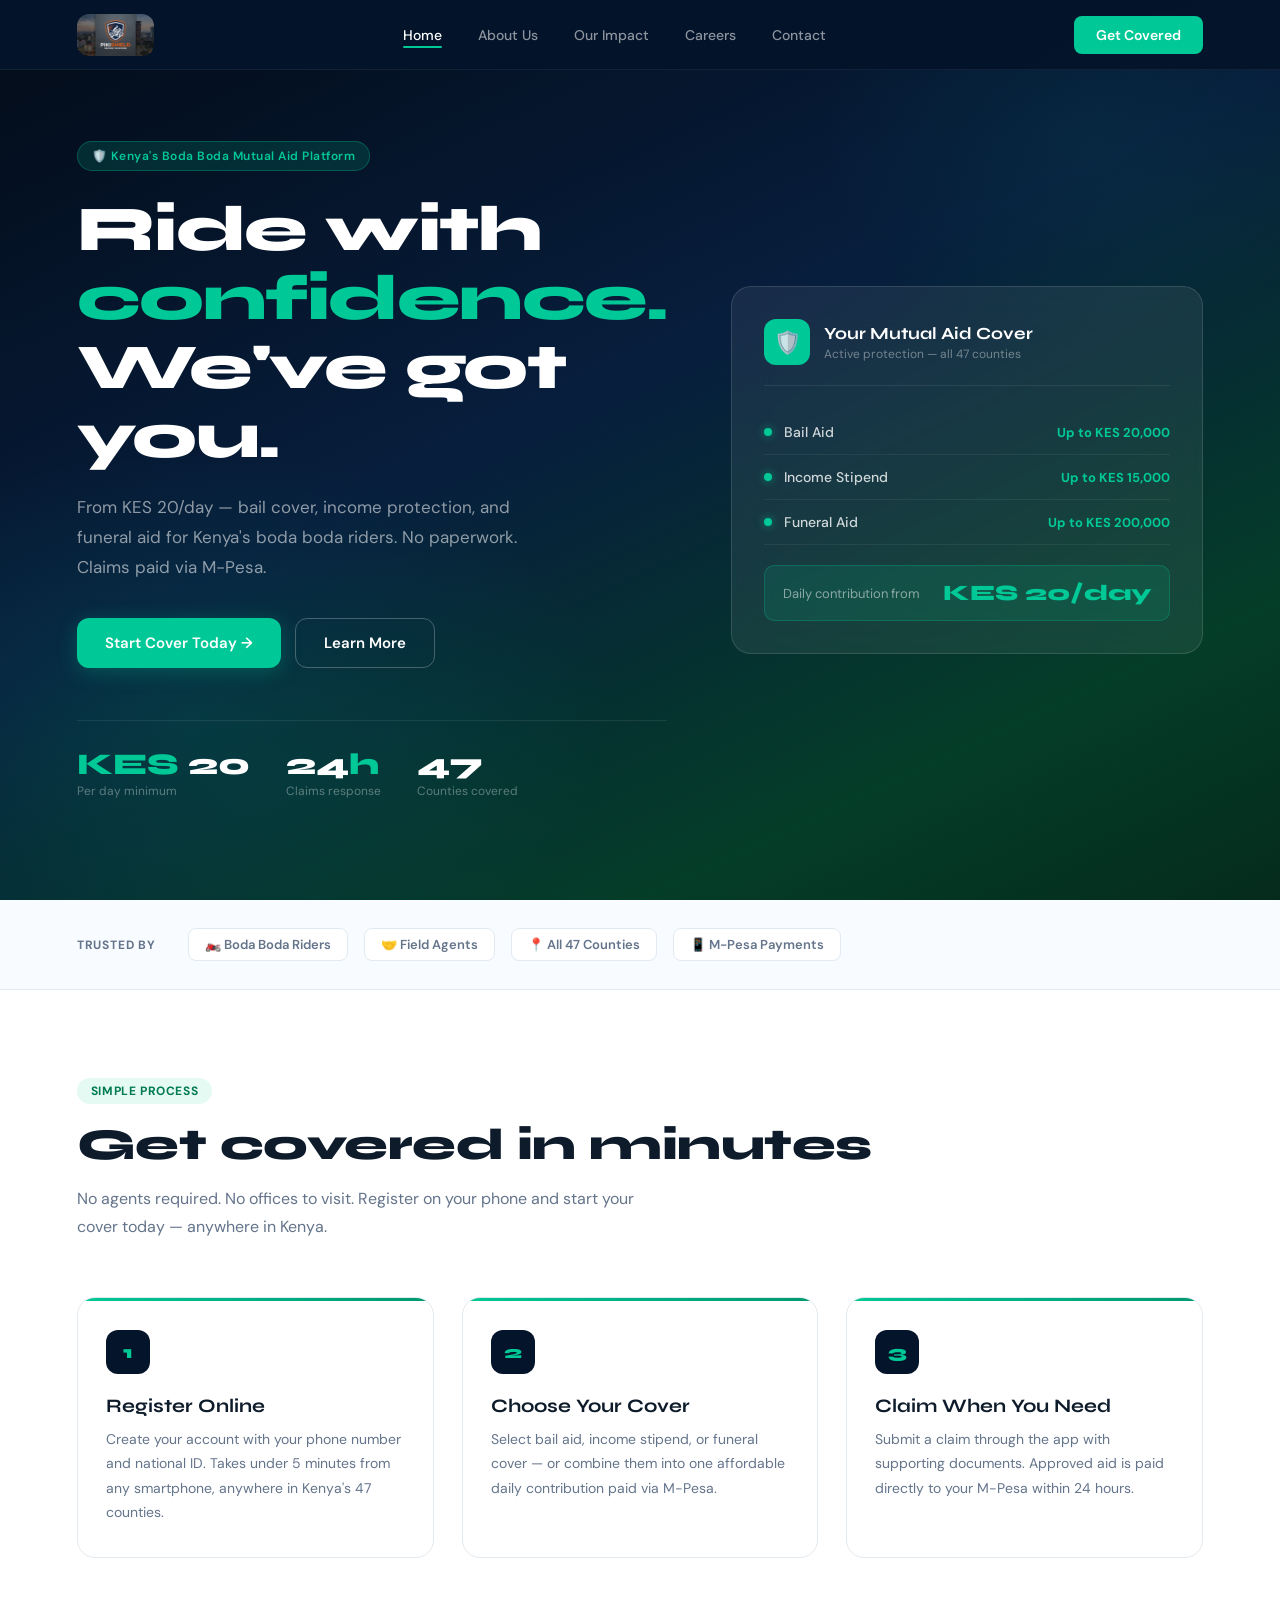
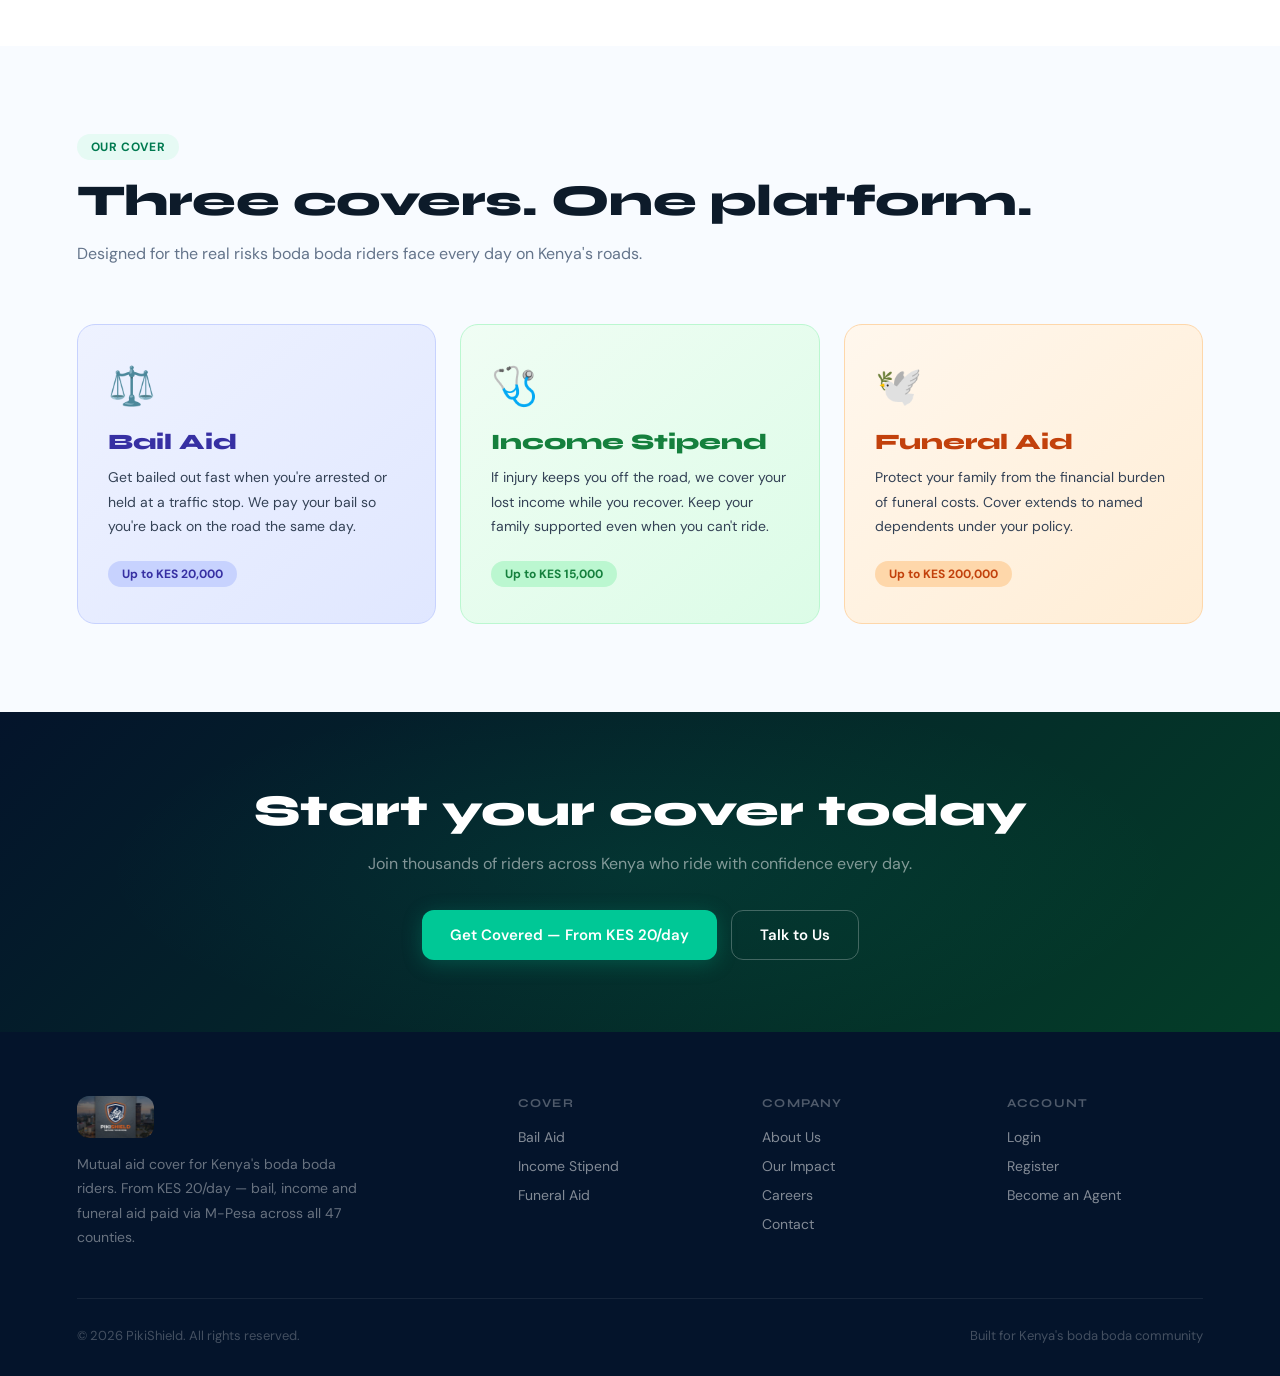
<file: index.html>
<!DOCTYPE html>
<html lang="en">
<head>
<meta charset="UTF-8"/>
<meta name="viewport" content="width=device-width, initial-scale=1.0"/>
<title>PikiShield — Mutual Aid Cover for Boda Boda Riders</title>
<meta name="description" content="PikiShield provides mutual aid cover for Kenya's boda boda riders. Bail, income and funeral protection from KES 20/day. Claims paid via M-Pesa."/>
<link rel="stylesheet" href="style.css"/>
<style>
/* ── HERO ── */
.hero {
  min-height: 100vh;
  background: linear-gradient(155deg, #030B17 0%, #071E3D 45%, #043D28 80%, #052B1C 100%);
  display: flex; align-items: center;
  padding: 120px 6% 80px;
  position: relative; overflow: hidden;
}
.hero::before {
  content: ''; position: absolute; inset: 0; pointer-events: none;
  background:
    radial-gradient(ellipse 55% 50% at 15% 80%, rgba(0,200,150,.12) 0%, transparent 60%),
    radial-gradient(ellipse 35% 40% at 85% 15%, rgba(0,200,150,.06) 0%, transparent 60%);
}
.hero-inner { max-width: 1180px; margin: 0 auto; width: 100%; display: grid; grid-template-columns: 1fr 1fr; gap: 64px; align-items: center; position: relative; }
.hero-badge { display: inline-flex; align-items: center; gap: 8px; background: rgba(0,200,150,.15); border: 1px solid rgba(0,200,150,.3); color: var(--green); padding: 6px 14px; border-radius: 20px; font-size: 12px; font-weight: 600; letter-spacing: 0.5px; margin-bottom: 24px; }
.hero h1 { font-size: clamp(38px, 5.5vw, 64px); font-weight: 800; color: white; line-height: 1.08; margin-bottom: 22px; letter-spacing: -1.5px; }
.hero h1 span { color: var(--green); }
.hero-sub { font-size: 17px; color: rgba(255,255,255,.55); line-height: 1.75; margin-bottom: 36px; max-width: 460px; }
.hero-actions { display: flex; gap: 14px; flex-wrap: wrap; margin-bottom: 52px; }
.hero-stats { display: flex; gap: 36px; padding-top: 28px; border-top: 1px solid rgba(255,255,255,.08); }
.hero-stat-val { font-family: 'Syne', sans-serif; font-size: 30px; font-weight: 800; color: white; line-height: 1; }
.hero-stat-val span { color: var(--green); }
.hero-stat-label { font-size: 12px; color: rgba(255,255,255,.35); margin-top: 4px; }

/* Hero card */
.hero-card { background: rgba(255,255,255,.07); border: 1px solid rgba(255,255,255,.12); backdrop-filter: blur(20px); border-radius: 20px; padding: 32px; }
.hero-card-top { display: flex; align-items: center; gap: 14px; margin-bottom: 24px; padding-bottom: 20px; border-bottom: 1px solid rgba(255,255,255,.08); }
.hero-card-icon { width: 46px; height: 46px; background: var(--green); border-radius: 12px; display: flex; align-items: center; justify-content: center; font-size: 22px; }
.hero-card-title { font-family: 'Syne', sans-serif; font-size: 17px; font-weight: 700; color: white; }
.hero-card-sub { font-size: 12px; color: rgba(255,255,255,.4); margin-top: 2px; }
.cover-row { display: flex; align-items: center; gap: 12px; padding: 13px 0; border-bottom: 1px solid rgba(255,255,255,.06); }
.cover-row:last-of-type { border-bottom: none; }
.cover-dot { width: 8px; height: 8px; border-radius: 50%; background: var(--green); flex-shrink: 0; box-shadow: 0 0 8px rgba(0,200,150,.6); }
.cover-name { flex: 1; font-size: 14px; color: rgba(255,255,255,.8); font-weight: 500; }
.cover-limit { font-size: 13px; color: var(--green); font-weight: 700; }
.hero-price { margin-top: 20px; background: rgba(0,200,150,.12); border: 1px solid rgba(0,200,150,.25); border-radius: 10px; padding: 14px 18px; display: flex; justify-content: space-between; align-items: center; }
.hero-price-label { font-size: 13px; color: rgba(255,255,255,.5); }
.hero-price-val { font-family: 'Syne', sans-serif; font-size: 22px; font-weight: 800; color: var(--green); }

/* ── PARTNERS / TRUST BAR ── */
.trust-bar { background: var(--bg); padding: 28px 6%; border-bottom: 1px solid var(--border); }
.trust-bar-inner { max-width: 1180px; margin: 0 auto; display: flex; align-items: center; gap: 32px; flex-wrap: wrap; }
.trust-label { font-size: 12px; font-weight: 700; color: var(--muted); text-transform: uppercase; letter-spacing: 0.8px; white-space: nowrap; }
.trust-badges { display: flex; gap: 16px; flex-wrap: wrap; }
.trust-badge { background: white; border: 1.5px solid var(--border); border-radius: 8px; padding: 7px 16px; font-size: 13px; font-weight: 600; color: var(--muted); }

/* ── HOW IT WORKS ── */
.how-grid { display: grid; grid-template-columns: repeat(3, 1fr); gap: 28px; margin-top: 56px; }
.how-card { background: white; border: 1.5px solid var(--border); border-radius: var(--r-lg); padding: 32px 28px; transition: all .25s; position: relative; overflow: hidden; }
.how-card::before { content: ''; position: absolute; top: 0; left: 0; right: 0; height: 3px; background: linear-gradient(90deg, var(--green), var(--green-dark)); border-radius: var(--r-lg) var(--r-lg) 0 0; }
.how-card:hover { box-shadow: 0 8px 32px rgba(0,0,0,.07); transform: translateY(-3px); }
.how-num { width: 44px; height: 44px; background: var(--navy); color: var(--green); border-radius: 12px; display: flex; align-items: center; justify-content: center; font-family: 'Syne', sans-serif; font-weight: 800; font-size: 18px; margin-bottom: 20px; }
.how-card h3 { font-size: 19px; font-weight: 700; margin-bottom: 10px; }
.how-card p { font-size: 14px; color: var(--muted); line-height: 1.75; }

/* ── COVER TYPES ── */
.covers-section { background: var(--bg); }
.covers-grid { display: grid; grid-template-columns: repeat(3, 1fr); gap: 24px; margin-top: 56px; }
.cover-card { border-radius: var(--r-lg); padding: 36px 30px; transition: transform .25s, box-shadow .25s; }
.cover-card:hover { transform: translateY(-4px); box-shadow: 0 12px 40px rgba(0,0,0,.1); }
.cover-card.bail { background: linear-gradient(140deg, #EEF2FF 0%, #E0E7FF 100%); border: 1.5px solid #C7D2FE; }
.cover-card.income { background: linear-gradient(140deg, #F0FDF4 0%, #DCFCE7 100%); border: 1.5px solid #BBF7D0; }
.cover-card.funeral { background: linear-gradient(140deg, #FFF7ED 0%, #FFEDD5 100%); border: 1.5px solid #FED7AA; }
.cover-icon { font-size: 38px; margin-bottom: 18px; }
.cover-card h3 { font-size: 22px; font-weight: 800; margin-bottom: 10px; }
.bail h3 { color: #3730A3; }
.income h3 { color: #15803D; }
.funeral h3 { color: #C2410C; }
.cover-card p { font-size: 14px; line-height: 1.75; color: #334155; margin-bottom: 22px; }
.cover-pill { display: inline-block; font-size: 12px; font-weight: 700; padding: 5px 14px; border-radius: 20px; }
.bail .cover-pill { background: #C7D2FE; color: #3730A3; }
.income .cover-pill { background: #BBF7D0; color: #15803D; }
.funeral .cover-pill { background: #FED7AA; color: #C2410C; }

/* ── CTA BAND ── */
.cta-band { background: linear-gradient(135deg, var(--navy) 0%, #043D28 100%); padding: 72px 6%; text-align: center; position: relative; overflow: hidden; }
.cta-band::before { content: ''; position: absolute; inset: 0; background: radial-gradient(ellipse 60% 80% at 50% 50%, rgba(0,200,150,.08) 0%, transparent 70%); }
.cta-band h2 { font-size: clamp(28px, 4vw, 44px); font-weight: 800; color: white; margin-bottom: 16px; position: relative; }
.cta-band p { font-size: 16px; color: rgba(255,255,255,.5); margin-bottom: 36px; position: relative; }
.cta-actions { display: flex; gap: 14px; justify-content: center; flex-wrap: wrap; position: relative; }

@media (max-width: 960px) {
  .hero-inner { grid-template-columns: 1fr; gap: 40px; }
  .hero-card { display: none; }
  .how-grid, .covers-grid { grid-template-columns: 1fr; }
  .hero-stats { gap: 24px; }
}
@media (max-width: 600px) {
  .hero { padding: 100px 5% 60px; }
  .hero-actions { flex-direction: column; }
  .hero-stats { flex-wrap: wrap; gap: 20px; }
}
</style>
</head>
<body>

<nav>
  <a href="index.html" class="nav-logo">
    <img src="[data-uri]" alt="PikiShield" style="height:42px;width:auto;border-radius:12px;object-fit:contain;display:block;"/>
  </a>
  <div class="nav-links">
    <a href="index.html" class="active">Home</a>
    <a href="about.html">About Us</a>
    <a href="impact.html">Our Impact</a>
    <a href="careers.html">Careers</a>
    <a href="contact.html">Contact</a>
  </div>
  <a href="https://pikishield-eta.vercel.app" class="nav-cta" target="_blank">Get Covered</a>
  <button class="hamburger" onclick="toggleMenu()">☰</button>
</nav>
<div class="mobile-menu" id="mobileMenu">
  <a href="index.html">Home</a>
  <a href="about.html">About Us</a>
  <a href="impact.html">Our Impact</a>
  <a href="careers.html">Careers</a>
  <a href="contact.html">Contact</a>
  <a href="https://pikishield-eta.vercel.app" target="_blank" style="color:var(--green);font-weight:700;">Get Covered →</a>
</div>

<!-- HERO -->
<section class="hero">
  <div class="hero-inner">
    <div>
      <div class="hero-badge">🛡️ Kenya's Boda Boda Mutual Aid Platform</div>
      <h1>Ride with<br/><span>confidence.</span><br/>We've got you.</h1>
      <p class="hero-sub">From KES 20/day — bail cover, income protection, and funeral aid for Kenya's boda boda riders. No paperwork. Claims paid via M-Pesa.</p>
      <div class="hero-actions">
        <a href="https://pikishield-eta.vercel.app/register" class="btn-primary" target="_blank">Start Cover Today →</a>
        <a href="about.html" class="btn-outline">Learn More</a>
      </div>
      <div class="hero-stats">
        <div>
          <div class="hero-stat-val"><span>KES</span> 20</div>
          <div class="hero-stat-label">Per day minimum</div>
        </div>
        <div>
          <div class="hero-stat-val">24<span>h</span></div>
          <div class="hero-stat-label">Claims response</div>
        </div>
        <div>
          <div class="hero-stat-val">47</div>
          <div class="hero-stat-label">Counties covered</div>
        </div>
      </div>
    </div>
    <div>
      <div class="hero-card">
        <div class="hero-card-top">
          <div class="hero-card-icon">🛡️</div>
          <div>
            <div class="hero-card-title">Your Mutual Aid Cover</div>
            <div class="hero-card-sub">Active protection — all 47 counties</div>
          </div>
        </div>
        <div class="cover-row">
          <div class="cover-dot"></div>
          <span class="cover-name">Bail Aid</span>
          <span class="cover-limit">Up to KES 20,000</span>
        </div>
        <div class="cover-row">
          <div class="cover-dot"></div>
          <span class="cover-name">Income Stipend</span>
          <span class="cover-limit">Up to KES 15,000</span>
        </div>
        <div class="cover-row">
          <div class="cover-dot"></div>
          <span class="cover-name">Funeral Aid</span>
          <span class="cover-limit">Up to KES 200,000</span>
        </div>
        <div class="hero-price">
          <span class="hero-price-label">Daily contribution from</span>
          <span class="hero-price-val">KES 20/day</span>
        </div>
      </div>
    </div>
  </div>
</section>

<!-- TRUST BAR -->
<div class="trust-bar">
  <div class="trust-bar-inner">
    <span class="trust-label">Trusted by</span>
    <div class="trust-badges">
      <span class="trust-badge">🏍️ Boda Boda Riders</span>
      <span class="trust-badge">🤝 Field Agents</span>
      <span class="trust-badge">📍 All 47 Counties</span>
      <span class="trust-badge">📱 M-Pesa Payments</span>
    </div>
  </div>
</div>

<!-- HOW IT WORKS -->
<section class="section">
  <div class="section-inner">
    <div class="section-badge">Simple Process</div>
    <h2 class="section-title">Get covered in minutes</h2>
    <p class="section-sub">No agents required. No offices to visit. Register on your phone and start your cover today — anywhere in Kenya.</p>
    <div class="how-grid">
      <div class="how-card reveal">
        <div class="how-num">1</div>
        <h3>Register Online</h3>
        <p>Create your account with your phone number and national ID. Takes under 5 minutes from any smartphone, anywhere in Kenya's 47 counties.</p>
      </div>
      <div class="how-card reveal">
        <div class="how-num">2</div>
        <h3>Choose Your Cover</h3>
        <p>Select bail aid, income stipend, or funeral cover — or combine them into one affordable daily contribution paid via M-Pesa.</p>
      </div>
      <div class="how-card reveal">
        <div class="how-num">3</div>
        <h3>Claim When You Need</h3>
        <p>Submit a claim through the app with supporting documents. Approved aid is paid directly to your M-Pesa within 24 hours.</p>
      </div>
    </div>
  </div>
</section>

<!-- COVER TYPES -->
<section class="section covers-section">
  <div class="section-inner">
    <div class="section-badge">Our Cover</div>
    <h2 class="section-title">Three covers. One platform.</h2>
    <p class="section-sub">Designed for the real risks boda boda riders face every day on Kenya's roads.</p>
    <div class="covers-grid">
      <div class="cover-card bail reveal">
        <div class="cover-icon">⚖️</div>
        <h3>Bail Aid</h3>
        <p>Get bailed out fast when you're arrested or held at a traffic stop. We pay your bail so you're back on the road the same day.</p>
        <span class="cover-pill">Up to KES 20,000</span>
      </div>
      <div class="cover-card income reveal">
        <div class="cover-icon">🩺</div>
        <h3>Income Stipend</h3>
        <p>If injury keeps you off the road, we cover your lost income while you recover. Keep your family supported even when you can't ride.</p>
        <span class="cover-pill">Up to KES 15,000</span>
      </div>
      <div class="cover-card funeral reveal">
        <div class="cover-icon">🕊️</div>
        <h3>Funeral Aid</h3>
        <p>Protect your family from the financial burden of funeral costs. Cover extends to named dependents under your policy.</p>
        <span class="cover-pill">Up to KES 200,000</span>
      </div>
    </div>
  </div>
</section>

<!-- CTA BAND -->
<section class="cta-band">
  <h2>Start your cover today</h2>
  <p>Join thousands of riders across Kenya who ride with confidence every day.</p>
  <div class="cta-actions">
    <a href="https://pikishield-eta.vercel.app/register" class="btn-primary" target="_blank">Get Covered — From KES 20/day</a>
    <a href="contact.html" class="btn-outline">Talk to Us</a>
  </div>
</section>

<!-- FOOTER -->
<footer>
  <div class="footer-inner">
    <div class="footer-grid">
      <div>
        <a href="index.html" class="nav-logo">
          <img src="[data-uri]" alt="PikiShield" style="height:42px;width:auto;border-radius:12px;object-fit:contain;display:block;"/>
        </a>
        <p class="footer-brand-desc">Mutual aid cover for Kenya's boda boda riders. From KES 20/day — bail, income and funeral aid paid via M-Pesa across all 47 counties.</p>
      </div>
      <div class="footer-col">
        <h4>Cover</h4>
        <a href="index.html#cover">Bail Aid</a>
        <a href="index.html#cover">Income Stipend</a>
        <a href="index.html#cover">Funeral Aid</a>
      </div>
      <div class="footer-col">
        <h4>Company</h4>
        <a href="about.html">About Us</a>
        <a href="impact.html">Our Impact</a>
        <a href="careers.html">Careers</a>
        <a href="contact.html">Contact</a>
      </div>
      <div class="footer-col">
        <h4>Account</h4>
        <a href="https://pikishield-eta.vercel.app" target="_blank">Login</a>
        <a href="https://pikishield-eta.vercel.app/register" target="_blank">Register</a>
        <a href="contact.html">Become an Agent</a>
      </div>
    </div>
    <div class="footer-bottom">
      <p>© 2026 PikiShield. All rights reserved.</p>
      <p>Built for Kenya's boda boda community</p>
    </div>
  </div>
</footer>

<script>
function toggleMenu() {
  document.getElementById('mobileMenu').classList.toggle('open');
}
// Reveal on scroll
const observer = new IntersectionObserver(entries => {
  entries.forEach(e => { if (e.isIntersecting) e.target.classList.add('visible'); });
}, { threshold: 0.12 });
document.querySelectorAll('.reveal').forEach(el => observer.observe(el));
</script>
</body>
</html>
</file>
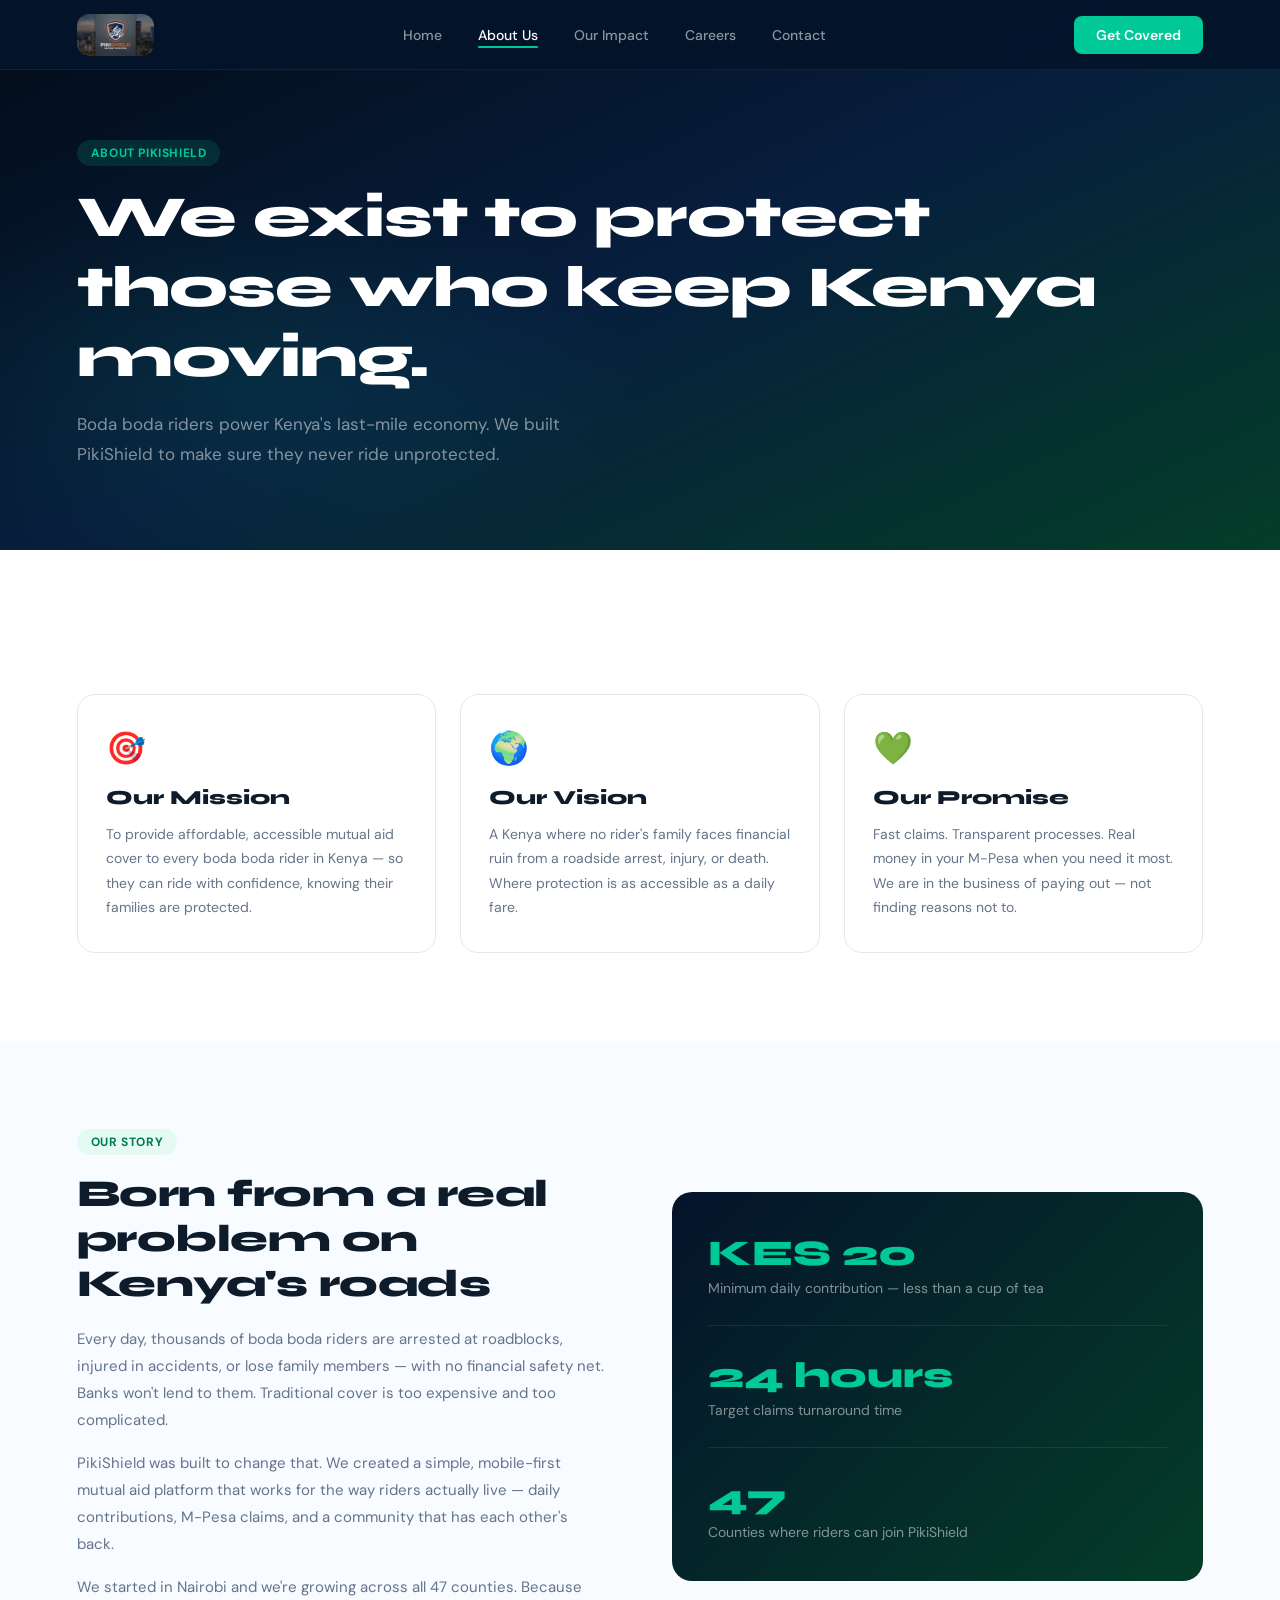
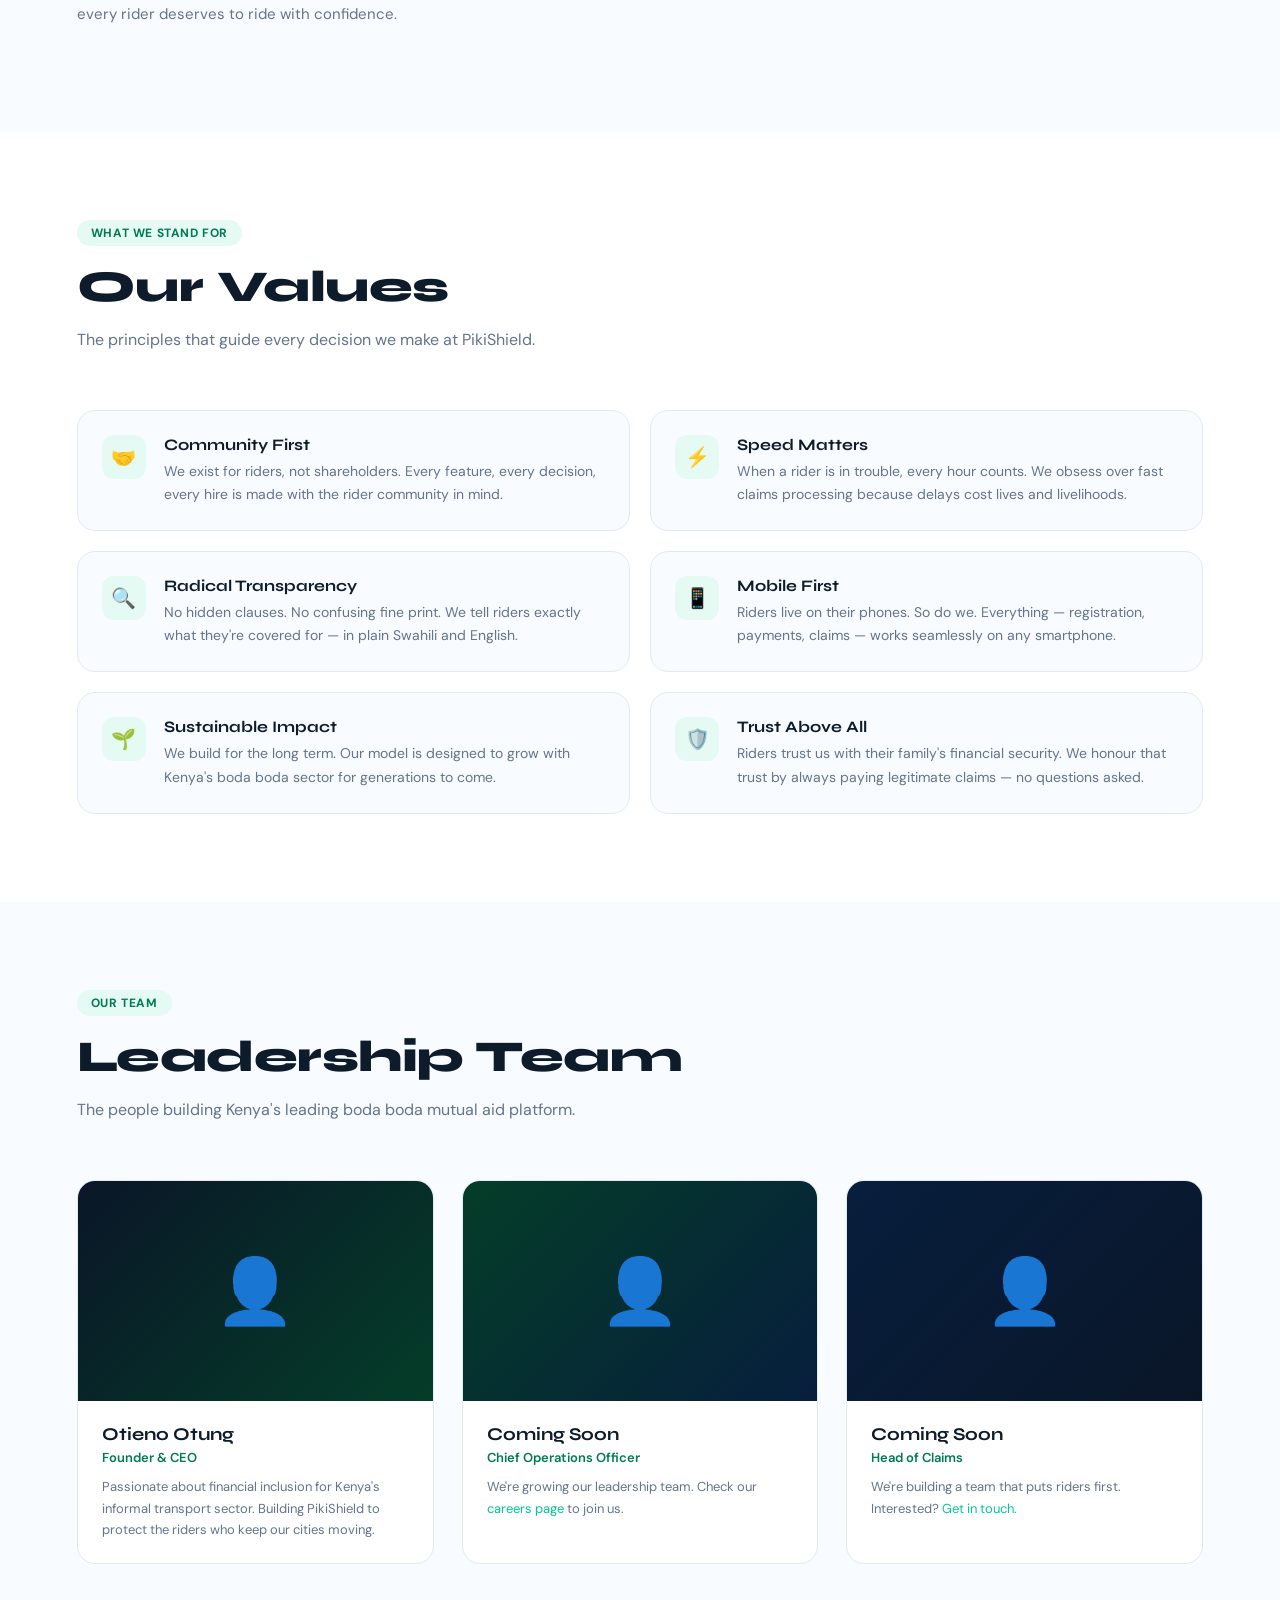
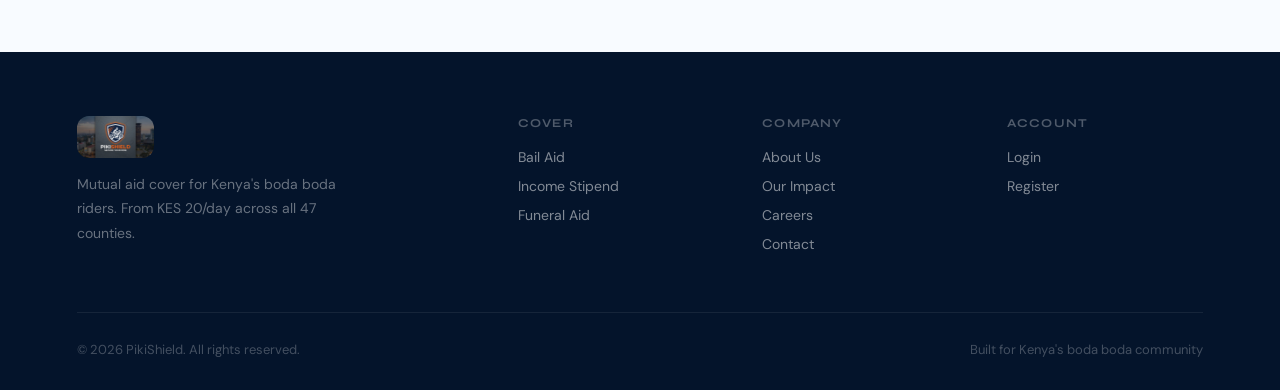
<file: about.html>
<!DOCTYPE html>
<html lang="en">
<head>
<meta charset="UTF-8"/>
<meta name="viewport" content="width=device-width, initial-scale=1.0"/>
<title>About Us — PikiShield</title>
<link rel="stylesheet" href="style.css"/>
<style>
.page-hero { background: linear-gradient(155deg, #030B17 0%, #071E3D 50%, #043D28 100%); padding: 140px 6% 80px; position: relative; overflow: hidden; }
.page-hero::before { content: ''; position: absolute; inset: 0; background: radial-gradient(ellipse 50% 60% at 20% 70%, rgba(0,200,150,.1) 0%, transparent 60%); }
.page-hero-inner { max-width: 1180px; margin: 0 auto; position: relative; }
.page-hero h1 { font-size: clamp(36px, 5vw, 58px); font-weight: 800; color: white; letter-spacing: -1px; margin-bottom: 18px; }
.page-hero p { font-size: 17px; color: rgba(255,255,255,.5); max-width: 560px; line-height: 1.75; }

/* Mission / Vision / Values */
.mvv-grid { display: grid; grid-template-columns: repeat(3, 1fr); gap: 24px; margin-top: 56px; }
.mvv-card { background: white; border: 1.5px solid var(--border); border-radius: var(--r-lg); padding: 32px 28px; }
.mvv-icon { font-size: 32px; margin-bottom: 16px; }
.mvv-card h3 { font-size: 20px; font-weight: 800; margin-bottom: 12px; color: var(--text); }
.mvv-card p { font-size: 14px; color: var(--muted); line-height: 1.75; }

/* Values list */
.values-grid { display: grid; grid-template-columns: repeat(2, 1fr); gap: 20px; margin-top: 56px; }
.value-item { display: flex; gap: 18px; align-items: flex-start; padding: 24px; background: var(--bg); border-radius: var(--r-lg); border: 1.5px solid var(--border); }
.value-icon { width: 44px; height: 44px; background: var(--green-light); border-radius: 12px; display: flex; align-items: center; justify-content: center; font-size: 20px; flex-shrink: 0; }
.value-item h4 { font-size: 16px; font-weight: 700; margin-bottom: 6px; }
.value-item p { font-size: 14px; color: var(--muted); line-height: 1.65; }

/* Story section */
.story-grid { display: grid; grid-template-columns: 1fr 1fr; gap: 64px; align-items: center; }
.story-text h2 { font-size: clamp(26px, 3.5vw, 38px); font-weight: 800; margin-bottom: 20px; letter-spacing: -0.5px; }
.story-text p { font-size: 15px; color: var(--muted); line-height: 1.8; margin-bottom: 16px; }
.story-visual { background: linear-gradient(135deg, var(--navy) 0%, #043D28 100%); border-radius: 20px; padding: 40px 36px; }
.story-stat { margin-bottom: 28px; padding-bottom: 28px; border-bottom: 1px solid rgba(255,255,255,.08); }
.story-stat:last-child { margin-bottom: 0; padding-bottom: 0; border-bottom: none; }
.story-stat-val { font-family: 'Syne', sans-serif; font-size: 36px; font-weight: 800; color: var(--green); }
.story-stat-label { font-size: 14px; color: rgba(255,255,255,.5); margin-top: 4px; }

/* Leadership */
.team-grid { display: grid; grid-template-columns: repeat(3, 1fr); gap: 28px; margin-top: 56px; }
.team-card { background: white; border: 1.5px solid var(--border); border-radius: var(--r-lg); overflow: hidden; transition: all .25s; }
.team-card:hover { box-shadow: 0 8px 32px rgba(0,0,0,.08); transform: translateY(-3px); }
.team-photo { width: 100%; height: 220px; object-fit: cover; background: linear-gradient(135deg, var(--navy), #043D28); display: flex; align-items: center; justify-content: center; font-size: 64px; }
.team-info { padding: 22px 24px; }
.team-name { font-family: 'Syne', sans-serif; font-size: 18px; font-weight: 700; margin-bottom: 4px; }
.team-role { font-size: 13px; color: var(--green-deep); font-weight: 600; margin-bottom: 10px; }
.team-bio { font-size: 13px; color: var(--muted); line-height: 1.65; }

@media (max-width: 960px) {
  .mvv-grid { grid-template-columns: 1fr; }
  .values-grid { grid-template-columns: 1fr; }
  .story-grid { grid-template-columns: 1fr; }
  .team-grid { grid-template-columns: 1fr 1fr; }
}
@media (max-width: 600px) {
  .team-grid { grid-template-columns: 1fr; }
}
</style>
</head>
<body>

<nav>
  <a href="index.html" class="nav-logo">
    <img src="[data-uri]" alt="PikiShield" style="height:42px;width:auto;border-radius:12px;object-fit:contain;display:block;"/>
  </a>
  <div class="nav-links">
    <a href="index.html">Home</a>
    <a href="about.html" class="active">About Us</a>
    <a href="impact.html">Our Impact</a>
    <a href="careers.html">Careers</a>
    <a href="contact.html">Contact</a>
  </div>
  <a href="https://pikishield-eta.vercel.app" class="nav-cta" target="_blank">Get Covered</a>
  <button class="hamburger" onclick="toggleMenu()">☰</button>
</nav>
<div class="mobile-menu" id="mobileMenu">
  <a href="index.html">Home</a>
  <a href="about.html">About Us</a>
  <a href="impact.html">Our Impact</a>
  <a href="careers.html">Careers</a>
  <a href="contact.html">Contact</a>
  <a href="https://pikishield-eta.vercel.app" target="_blank" style="color:var(--green);font-weight:700;">Get Covered →</a>
</div>

<!-- PAGE HERO -->
<div class="page-hero">
  <div class="page-hero-inner">
    <div class="section-badge light">About PikiShield</div>
    <h1>We exist to protect<br/>those who keep Kenya moving.</h1>
    <p>Boda boda riders power Kenya's last-mile economy. We built PikiShield to make sure they never ride unprotected.</p>
  </div>
</div>

<!-- MISSION / VISION / VALUES -->
<section class="section">
  <div class="section-inner">
    <div class="mvv-grid">
      <div class="mvv-card reveal">
        <div class="mvv-icon">🎯</div>
        <h3>Our Mission</h3>
        <p>To provide affordable, accessible mutual aid cover to every boda boda rider in Kenya — so they can ride with confidence, knowing their families are protected.</p>
      </div>
      <div class="mvv-card reveal">
        <div class="mvv-icon">🌍</div>
        <h3>Our Vision</h3>
        <p>A Kenya where no rider's family faces financial ruin from a roadside arrest, injury, or death. Where protection is as accessible as a daily fare.</p>
      </div>
      <div class="mvv-card reveal">
        <div class="mvv-icon">💚</div>
        <h3>Our Promise</h3>
        <p>Fast claims. Transparent processes. Real money in your M-Pesa when you need it most. We are in the business of paying out — not finding reasons not to.</p>
      </div>
    </div>
  </div>
</section>

<!-- OUR STORY -->
<section class="section" style="background:var(--bg);">
  <div class="section-inner">
    <div class="story-grid">
      <div class="story-text">
        <div class="section-badge">Our Story</div>
        <h2>Born from a real problem on Kenya's roads</h2>
        <p>Every day, thousands of boda boda riders are arrested at roadblocks, injured in accidents, or lose family members — with no financial safety net. Banks won't lend to them. Traditional cover is too expensive and too complicated.</p>
        <p>PikiShield was built to change that. We created a simple, mobile-first mutual aid platform that works for the way riders actually live — daily contributions, M-Pesa claims, and a community that has each other's back.</p>
        <p>We started in Nairobi and we're growing across all 47 counties. Because every rider deserves to ride with confidence.</p>
      </div>
      <div class="story-visual">
        <div class="story-stat reveal">
          <div class="story-stat-val">KES 20</div>
          <div class="story-stat-label">Minimum daily contribution — less than a cup of tea</div>
        </div>
        <div class="story-stat reveal">
          <div class="story-stat-val">24 hours</div>
          <div class="story-stat-label">Target claims turnaround time</div>
        </div>
        <div class="story-stat reveal">
          <div class="story-stat-val">47</div>
          <div class="story-stat-label">Counties where riders can join PikiShield</div>
        </div>
      </div>
    </div>
  </div>
</section>

<!-- VALUES -->
<section class="section">
  <div class="section-inner">
    <div class="section-badge">What We Stand For</div>
    <h2 class="section-title">Our Values</h2>
    <p class="section-sub">The principles that guide every decision we make at PikiShield.</p>
    <div class="values-grid">
      <div class="value-item reveal">
        <div class="value-icon">🤝</div>
        <div>
          <h4>Community First</h4>
          <p>We exist for riders, not shareholders. Every feature, every decision, every hire is made with the rider community in mind.</p>
        </div>
      </div>
      <div class="value-item reveal">
        <div class="value-icon">⚡</div>
        <div>
          <h4>Speed Matters</h4>
          <p>When a rider is in trouble, every hour counts. We obsess over fast claims processing because delays cost lives and livelihoods.</p>
        </div>
      </div>
      <div class="value-item reveal">
        <div class="value-icon">🔍</div>
        <div>
          <h4>Radical Transparency</h4>
          <p>No hidden clauses. No confusing fine print. We tell riders exactly what they're covered for — in plain Swahili and English.</p>
        </div>
      </div>
      <div class="value-item reveal">
        <div class="value-icon">📱</div>
        <div>
          <h4>Mobile First</h4>
          <p>Riders live on their phones. So do we. Everything — registration, payments, claims — works seamlessly on any smartphone.</p>
        </div>
      </div>
      <div class="value-item reveal">
        <div class="value-icon">🌱</div>
        <div>
          <h4>Sustainable Impact</h4>
          <p>We build for the long term. Our model is designed to grow with Kenya's boda boda sector for generations to come.</p>
        </div>
      </div>
      <div class="value-item reveal">
        <div class="value-icon">🛡️</div>
        <div>
          <h4>Trust Above All</h4>
          <p>Riders trust us with their family's financial security. We honour that trust by always paying legitimate claims — no questions asked.</p>
        </div>
      </div>
    </div>
  </div>
</section>

<!-- LEADERSHIP -->
<section class="section" style="background:var(--bg);">
  <div class="section-inner">
    <div class="section-badge">Our Team</div>
    <h2 class="section-title">Leadership Team</h2>
    <p class="section-sub">The people building Kenya's leading boda boda mutual aid platform.</p>
    <div class="team-grid">

      <!-- Team Member 1 - Replace src with actual photo -->
      <div class="team-card reveal">
        <div class="team-photo" style="background:linear-gradient(135deg,#0A1628,#043D28);">
          <span>👤</span>
        </div>
        <div class="team-info">
          <div class="team-name">Otieno Otung</div>
          <div class="team-role">Founder & CEO</div>
          <p class="team-bio">Passionate about financial inclusion for Kenya's informal transport sector. Building PikiShield to protect the riders who keep our cities moving.</p>
        </div>
      </div>

      <!-- Team Member 2 - Placeholder -->
      <div class="team-card reveal">
        <div class="team-photo" style="background:linear-gradient(135deg,#043D28,#071E3D);">
          <span>👤</span>
        </div>
        <div class="team-info">
          <div class="team-name">Coming Soon</div>
          <div class="team-role">Chief Operations Officer</div>
          <p class="team-bio">We're growing our leadership team. Check our <a href="careers.html" style="color:var(--green);">careers page</a> to join us.</p>
        </div>
      </div>

      <!-- Team Member 3 - Placeholder -->
      <div class="team-card reveal">
        <div class="team-photo" style="background:linear-gradient(135deg,#071E3D,#0A1628);">
          <span>👤</span>
        </div>
        <div class="team-info">
          <div class="team-name">Coming Soon</div>
          <div class="team-role">Head of Claims</div>
          <p class="team-bio">We're building a team that puts riders first. Interested? <a href="contact.html" style="color:var(--green);">Get in touch.</a></p>
        </div>
      </div>

    </div>
  </div>
</section>

<!-- FOOTER -->
<footer>
  <div class="footer-inner">
    <div class="footer-grid">
      <div>
        <a href="index.html" class="nav-logo">
          <img src="[data-uri]" alt="PikiShield" style="height:42px;width:auto;border-radius:12px;object-fit:contain;display:block;"/>
        </a>
        <p class="footer-brand-desc">Mutual aid cover for Kenya's boda boda riders. From KES 20/day across all 47 counties.</p>
      </div>
      <div class="footer-col">
        <h4>Cover</h4>
        <a href="index.html">Bail Aid</a>
        <a href="index.html">Income Stipend</a>
        <a href="index.html">Funeral Aid</a>
      </div>
      <div class="footer-col">
        <h4>Company</h4>
        <a href="about.html">About Us</a>
        <a href="impact.html">Our Impact</a>
        <a href="careers.html">Careers</a>
        <a href="contact.html">Contact</a>
      </div>
      <div class="footer-col">
        <h4>Account</h4>
        <a href="https://pikishield-eta.vercel.app" target="_blank">Login</a>
        <a href="https://pikishield-eta.vercel.app/register" target="_blank">Register</a>
      </div>
    </div>
    <div class="footer-bottom">
      <p>© 2026 PikiShield. All rights reserved.</p>
      <p>Built for Kenya's boda boda community</p>
    </div>
  </div>
</footer>

<script>
function toggleMenu() { document.getElementById('mobileMenu').classList.toggle('open'); }
const observer = new IntersectionObserver(entries => { entries.forEach(e => { if (e.isIntersecting) e.target.classList.add('visible'); }); }, { threshold: 0.12 });
document.querySelectorAll('.reveal').forEach(el => observer.observe(el));
</script>
</body>
</html>
</file>
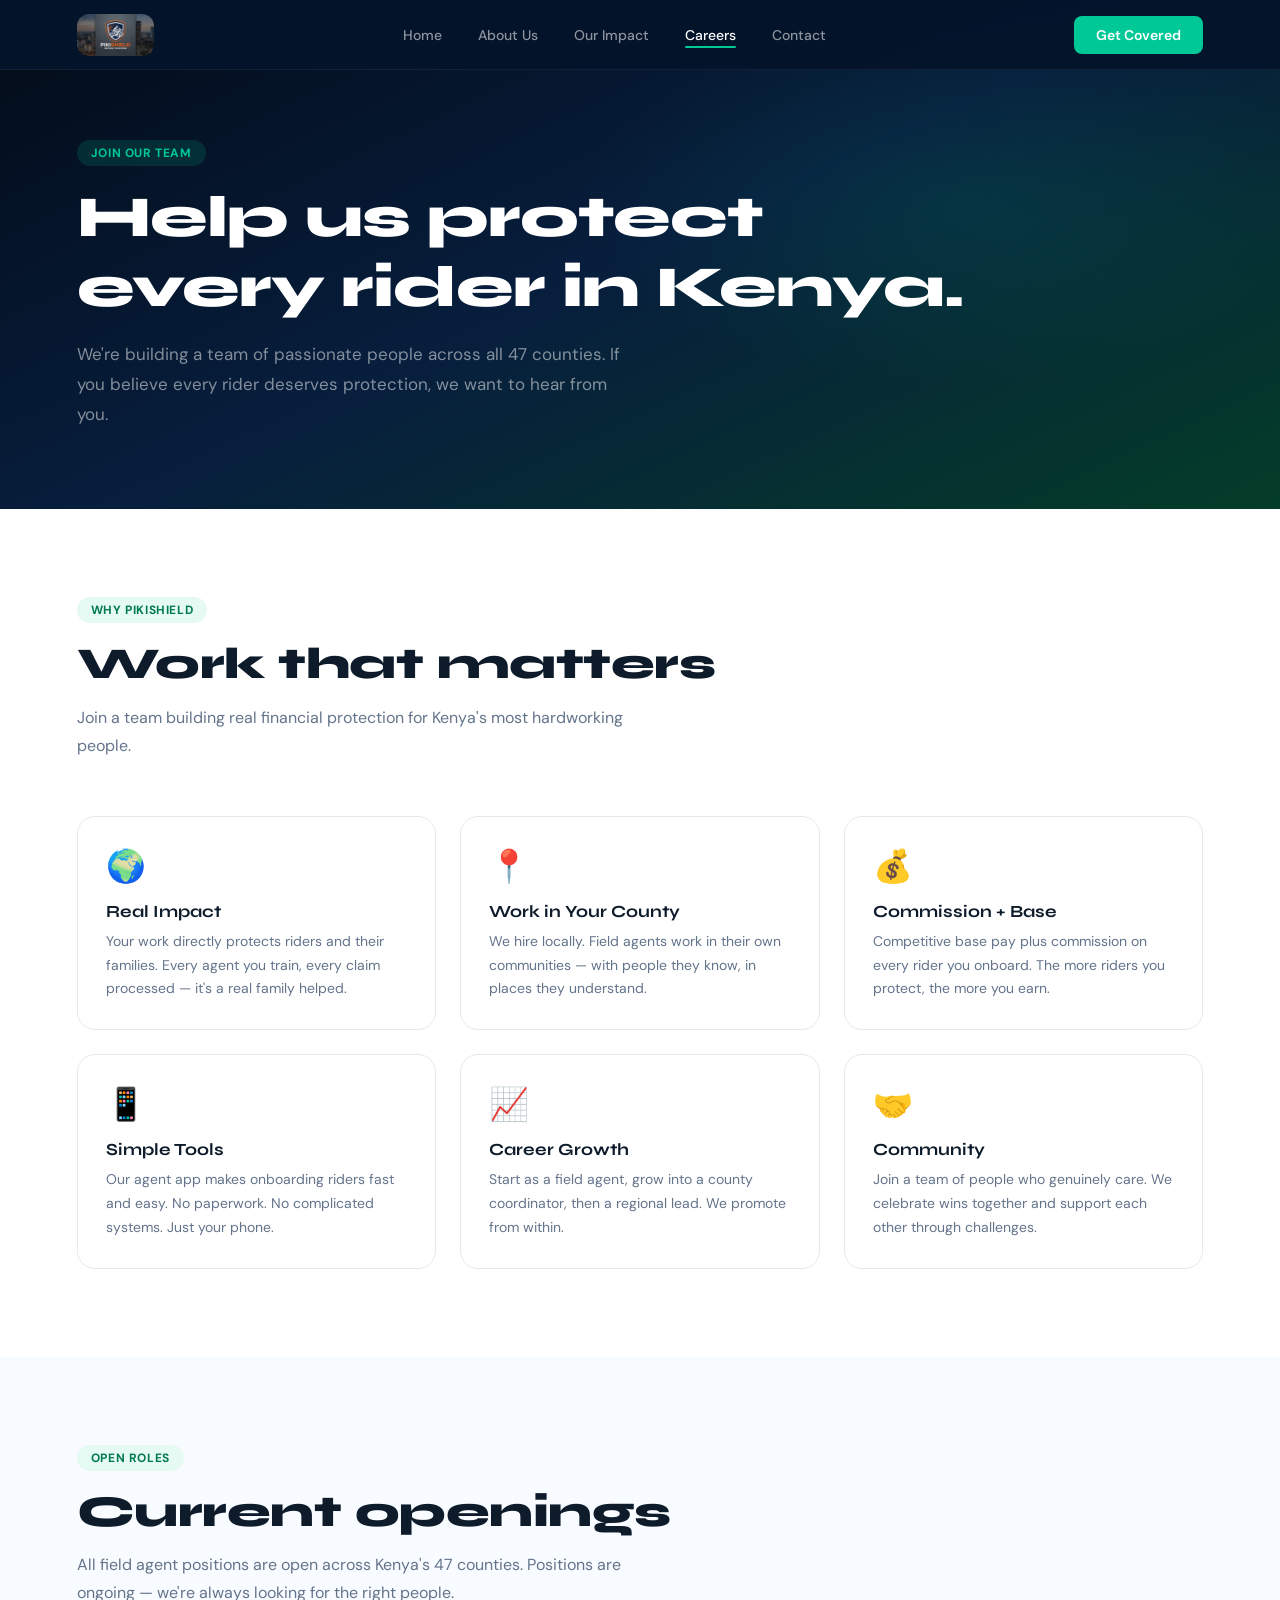
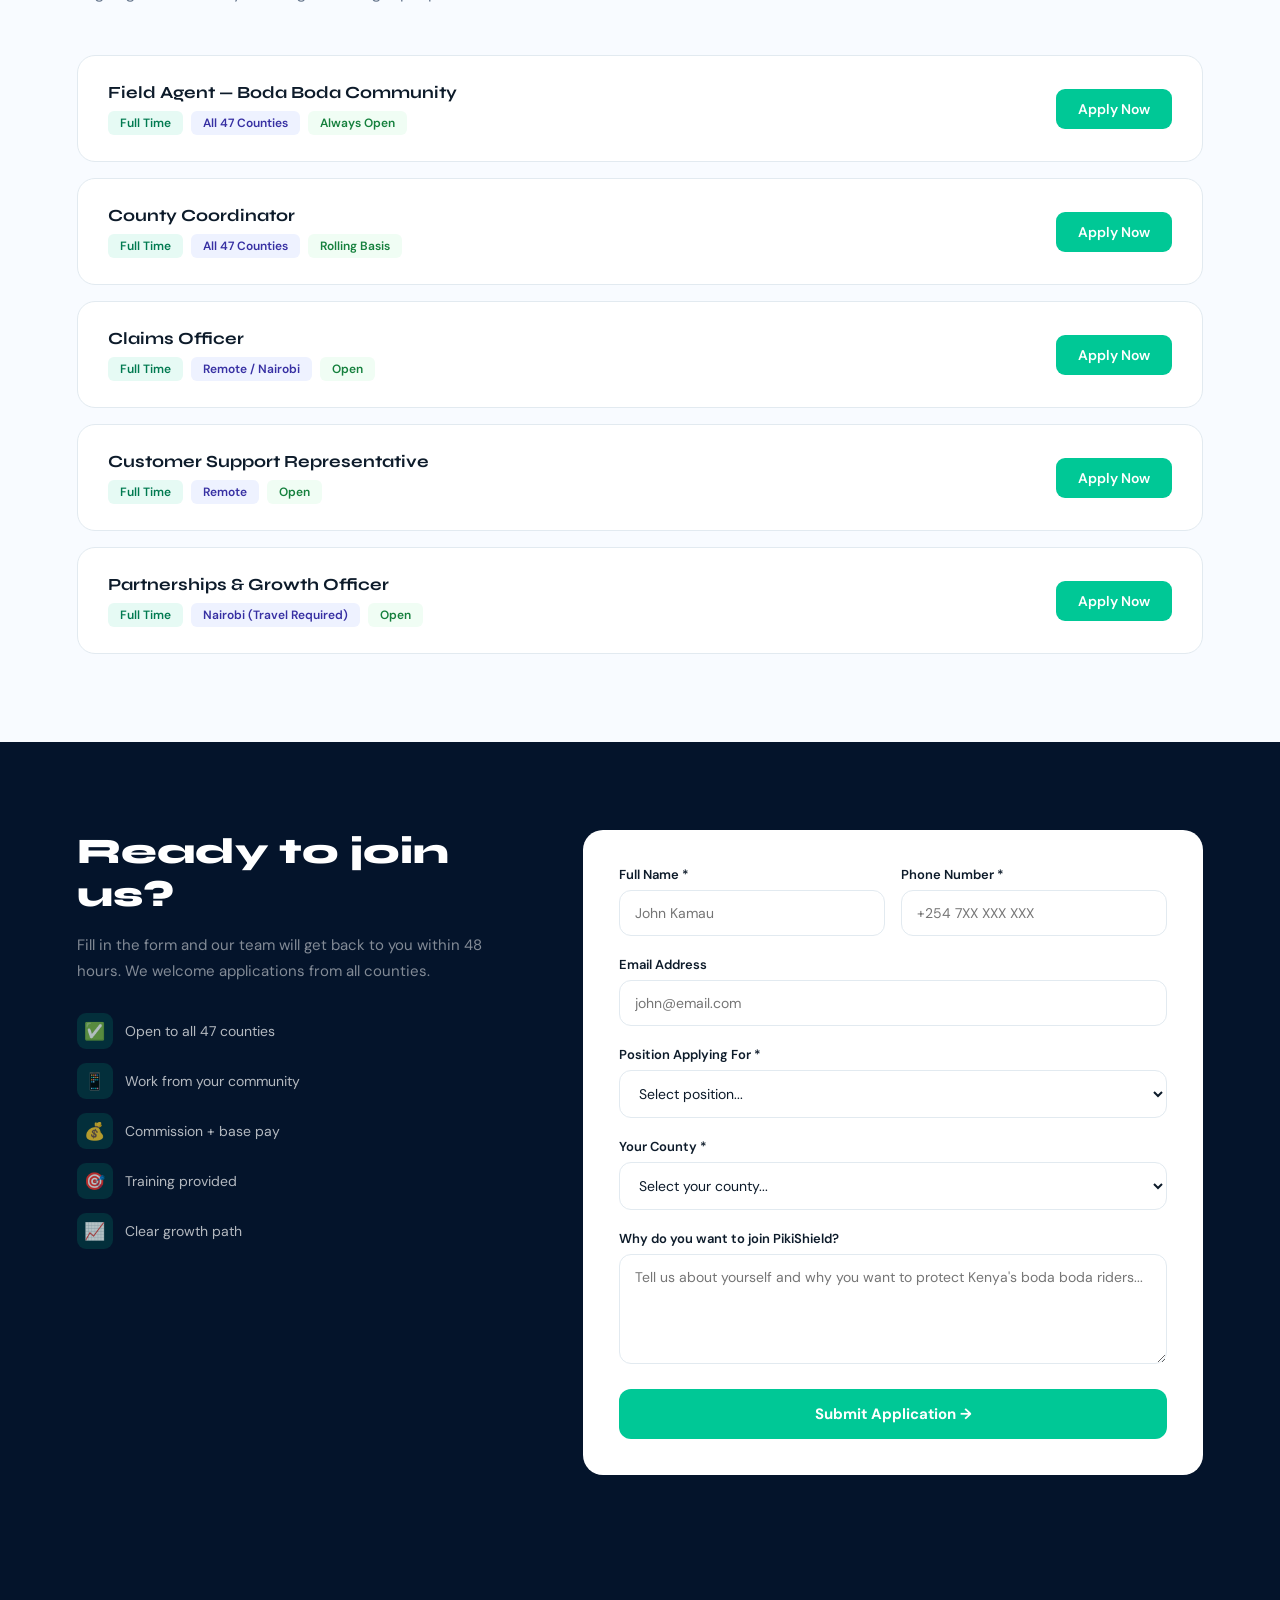
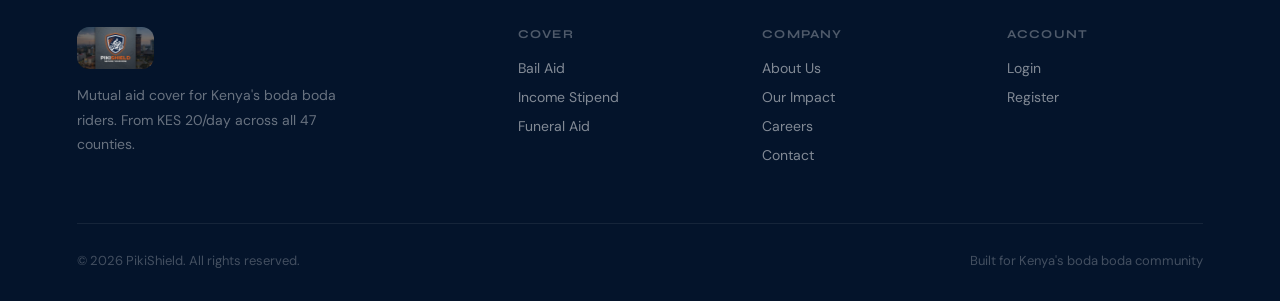
<file: careers.html>
<!DOCTYPE html>
<html lang="en">
<head>
<meta charset="UTF-8"/>
<meta name="viewport" content="width=device-width, initial-scale=1.0"/>
<title>Careers — PikiShield</title>
<link rel="stylesheet" href="style.css"/>
<style>
.page-hero { background: linear-gradient(155deg, #030B17 0%, #071E3D 50%, #043D28 100%); padding: 140px 6% 80px; position: relative; overflow: hidden; }
.page-hero::before { content: ''; position: absolute; inset: 0; background: radial-gradient(ellipse 50% 60% at 75% 40%, rgba(0,200,150,.1) 0%, transparent 60%); }
.page-hero-inner { max-width: 1180px; margin: 0 auto; position: relative; }
.page-hero h1 { font-size: clamp(36px, 5vw, 58px); font-weight: 800; color: white; letter-spacing: -1px; margin-bottom: 18px; }
.page-hero p { font-size: 17px; color: rgba(255,255,255,.5); max-width: 560px; line-height: 1.75; }

/* Why join */
.why-grid { display: grid; grid-template-columns: repeat(3, 1fr); gap: 24px; margin-top: 56px; }
.why-card { background: white; border: 1.5px solid var(--border); border-radius: var(--r-lg); padding: 28px; transition: all .25s; }
.why-card:hover { box-shadow: 0 6px 24px rgba(0,0,0,.07); transform: translateY(-2px); }
.why-icon { font-size: 32px; margin-bottom: 14px; }
.why-card h3 { font-size: 17px; font-weight: 700; margin-bottom: 8px; }
.why-card p { font-size: 14px; color: var(--muted); line-height: 1.7; }

/* Openings */
.openings-section { background: var(--bg); }
.positions-list { margin-top: 48px; display: flex; flex-direction: column; gap: 16px; }
.position-card { background: white; border: 1.5px solid var(--border); border-radius: var(--r-lg); padding: 26px 30px; display: flex; align-items: center; justify-content: space-between; gap: 20px; transition: all .2s; }
.position-card:hover { border-color: var(--green); box-shadow: 0 4px 20px rgba(0,200,150,.1); }
.position-info h3 { font-size: 17px; font-weight: 700; margin-bottom: 8px; }
.position-tags { display: flex; gap: 8px; flex-wrap: wrap; }
.pos-tag { font-size: 12px; font-weight: 600; padding: 4px 12px; border-radius: 6px; }
.pos-tag.type { background: var(--green-light); color: var(--green-deep); }
.pos-tag.loc { background: #EEF2FF; color: #3730A3; }
.pos-tag.open { background: #F0FDF4; color: #15803D; }
.position-apply { background: var(--green); color: white; border: none; padding: 11px 22px; border-radius: 9px; font-size: 14px; font-weight: 600; cursor: pointer; white-space: nowrap; transition: background .2s; font-family: 'DM Sans', sans-serif; text-decoration: none; display: inline-block; }
.position-apply:hover { background: var(--green-dark); }

/* Apply form */
.apply-section { background: var(--navy); }
.apply-grid { display: grid; grid-template-columns: 1fr 1.4fr; gap: 64px; align-items: start; }
.apply-info h2 { font-size: clamp(26px, 3.5vw, 36px); font-weight: 800; color: white; margin-bottom: 16px; }
.apply-info p { font-size: 15px; color: rgba(255,255,255,.5); line-height: 1.75; margin-bottom: 28px; }
.apply-perks { display: flex; flex-direction: column; gap: 14px; }
.apply-perk { display: flex; align-items: center; gap: 12px; font-size: 14px; color: rgba(255,255,255,.7); }
.apply-perk-icon { width: 36px; height: 36px; background: rgba(0,200,150,.15); border-radius: 9px; display: flex; align-items: center; justify-content: center; font-size: 17px; flex-shrink: 0; }
.apply-form { background: white; border-radius: 20px; padding: 36px; }
.form-row { display: grid; grid-template-columns: 1fr 1fr; gap: 16px; }
.form-success { display: none; text-align: center; padding: 24px; }
.form-success-icon { font-size: 48px; margin-bottom: 14px; }
.form-success h3 { font-size: 20px; font-weight: 700; margin-bottom: 8px; }
.form-success p { font-size: 14px; color: var(--muted); }

@media (max-width: 960px) {
  .why-grid { grid-template-columns: 1fr 1fr; }
  .apply-grid { grid-template-columns: 1fr; }
  .position-card { flex-direction: column; align-items: flex-start; }
}
@media (max-width: 600px) {
  .why-grid { grid-template-columns: 1fr; }
  .form-row { grid-template-columns: 1fr; }
}
</style>
</head>
<body>

<nav>
  <a href="index.html" class="nav-logo">
    <img src="[data-uri]" alt="PikiShield" style="height:42px;width:auto;border-radius:12px;object-fit:contain;display:block;"/>
  </a>
  <div class="nav-links">
    <a href="index.html">Home</a>
    <a href="about.html">About Us</a>
    <a href="impact.html">Our Impact</a>
    <a href="careers.html" class="active">Careers</a>
    <a href="contact.html">Contact</a>
  </div>
  <a href="https://pikishield-eta.vercel.app" class="nav-cta" target="_blank">Get Covered</a>
  <button class="hamburger" onclick="toggleMenu()">☰</button>
</nav>
<div class="mobile-menu" id="mobileMenu">
  <a href="index.html">Home</a>
  <a href="about.html">About Us</a>
  <a href="impact.html">Our Impact</a>
  <a href="careers.html">Careers</a>
  <a href="contact.html">Contact</a>
  <a href="https://pikishield-eta.vercel.app" target="_blank" style="color:var(--green);font-weight:700;">Get Covered →</a>
</div>

<!-- PAGE HERO -->
<div class="page-hero">
  <div class="page-hero-inner">
    <div class="section-badge light">Join Our Team</div>
    <h1>Help us protect<br/>every rider in Kenya.</h1>
    <p>We're building a team of passionate people across all 47 counties. If you believe every rider deserves protection, we want to hear from you.</p>
  </div>
</div>

<!-- WHY JOIN -->
<section class="section">
  <div class="section-inner">
    <div class="section-badge">Why PikiShield</div>
    <h2 class="section-title">Work that matters</h2>
    <p class="section-sub">Join a team building real financial protection for Kenya's most hardworking people.</p>
    <div class="why-grid">
      <div class="why-card reveal">
        <div class="why-icon">🌍</div>
        <h3>Real Impact</h3>
        <p>Your work directly protects riders and their families. Every agent you train, every claim processed — it's a real family helped.</p>
      </div>
      <div class="why-card reveal">
        <div class="why-icon">📍</div>
        <h3>Work in Your County</h3>
        <p>We hire locally. Field agents work in their own communities — with people they know, in places they understand.</p>
      </div>
      <div class="why-card reveal">
        <div class="why-icon">💰</div>
        <h3>Commission + Base</h3>
        <p>Competitive base pay plus commission on every rider you onboard. The more riders you protect, the more you earn.</p>
      </div>
      <div class="why-card reveal">
        <div class="why-icon">📱</div>
        <h3>Simple Tools</h3>
        <p>Our agent app makes onboarding riders fast and easy. No paperwork. No complicated systems. Just your phone.</p>
      </div>
      <div class="why-card reveal">
        <div class="why-icon">📈</div>
        <h3>Career Growth</h3>
        <p>Start as a field agent, grow into a county coordinator, then a regional lead. We promote from within.</p>
      </div>
      <div class="why-card reveal">
        <div class="why-icon">🤝</div>
        <h3>Community</h3>
        <p>Join a team of people who genuinely care. We celebrate wins together and support each other through challenges.</p>
      </div>
    </div>
  </div>
</section>

<!-- OPEN POSITIONS -->
<section class="section openings-section">
  <div class="section-inner">
    <div class="section-badge">Open Roles</div>
    <h2 class="section-title">Current openings</h2>
    <p class="section-sub">All field agent positions are open across Kenya's 47 counties. Positions are ongoing — we're always looking for the right people.</p>

    <div class="positions-list">
      <div class="position-card reveal">
        <div class="position-info">
          <h3>Field Agent — Boda Boda Community</h3>
          <div class="position-tags">
            <span class="pos-tag type">Full Time</span>
            <span class="pos-tag loc">All 47 Counties</span>
            <span class="pos-tag open">Always Open</span>
          </div>
        </div>
        <a href="#apply" class="position-apply">Apply Now</a>
      </div>

      <div class="position-card reveal">
        <div class="position-info">
          <h3>County Coordinator</h3>
          <div class="position-tags">
            <span class="pos-tag type">Full Time</span>
            <span class="pos-tag loc">All 47 Counties</span>
            <span class="pos-tag open">Rolling Basis</span>
          </div>
        </div>
        <a href="#apply" class="position-apply">Apply Now</a>
      </div>

      <div class="position-card reveal">
        <div class="position-info">
          <h3>Claims Officer</h3>
          <div class="position-tags">
            <span class="pos-tag type">Full Time</span>
            <span class="pos-tag loc">Remote / Nairobi</span>
            <span class="pos-tag open">Open</span>
          </div>
        </div>
        <a href="#apply" class="position-apply">Apply Now</a>
      </div>

      <div class="position-card reveal">
        <div class="position-info">
          <h3>Customer Support Representative</h3>
          <div class="position-tags">
            <span class="pos-tag type">Full Time</span>
            <span class="pos-tag loc">Remote</span>
            <span class="pos-tag open">Open</span>
          </div>
        </div>
        <a href="#apply" class="position-apply">Apply Now</a>
      </div>

      <div class="position-card reveal">
        <div class="position-info">
          <h3>Partnerships & Growth Officer</h3>
          <div class="position-tags">
            <span class="pos-tag type">Full Time</span>
            <span class="pos-tag loc">Nairobi (Travel Required)</span>
            <span class="pos-tag open">Open</span>
          </div>
        </div>
        <a href="#apply" class="position-apply">Apply Now</a>
      </div>
    </div>
  </div>
</section>

<!-- APPLY FORM -->
<section class="section apply-section" id="apply">
  <div class="section-inner">
    <div class="apply-grid">
      <div class="apply-info">
        <h2>Ready to join us?</h2>
        <p>Fill in the form and our team will get back to you within 48 hours. We welcome applications from all counties.</p>
        <div class="apply-perks">
          <div class="apply-perk"><div class="apply-perk-icon">✅</div>Open to all 47 counties</div>
          <div class="apply-perk"><div class="apply-perk-icon">📱</div>Work from your community</div>
          <div class="apply-perk"><div class="apply-perk-icon">💰</div>Commission + base pay</div>
          <div class="apply-perk"><div class="apply-perk-icon">🎯</div>Training provided</div>
          <div class="apply-perk"><div class="apply-perk-icon">📈</div>Clear growth path</div>
        </div>
      </div>
      <div class="apply-form">
        <form id="applyForm" onsubmit="submitApplication(event)">
          <div class="form-row">
            <div class="form-group">
              <label>Full Name *</label>
              <input type="text" placeholder="John Kamau" required/>
            </div>
            <div class="form-group">
              <label>Phone Number *</label>
              <input type="tel" placeholder="+254 7XX XXX XXX" required/>
            </div>
          </div>
          <div class="form-group">
            <label>Email Address</label>
            <input type="email" placeholder="john@email.com"/>
          </div>
          <div class="form-group">
            <label>Position Applying For *</label>
            <select required>
              <option value="">Select position...</option>
              <option>Field Agent — Boda Boda Community</option>
              <option>County Coordinator</option>
              <option>Claims Officer</option>
              <option>Customer Support Representative</option>
              <option>Partnerships & Growth Officer</option>
            </select>
          </div>
          <div class="form-group">
            <label>Your County *</label>
            <select required>
              <option value="">Select your county...</option>
              <option>Nairobi</option><option>Mombasa</option><option>Kisumu</option><option>Nakuru</option>
              <option>Kiambu</option><option>Machakos</option><option>Meru</option><option>Nyeri</option>
              <option>Kakamega</option><option>Bungoma</option><option>Kisii</option><option>Migori</option>
              <option>Siaya</option><option>Homabay</option><option>Kitui</option><option>Makueni</option>
              <option>Murang'a</option><option>Kirinyaga</option><option>Embu</option><option>Tharaka-Nithi</option>
              <option>Laikipia</option><option>Nyandarua</option><option>Kajiado</option><option>Narok</option>
              <option>Bomet</option><option>Kericho</option><option>Nandi</option><option>Uasin Gishu</option>
              <option>Trans Nzoia</option><option>West Pokot</option><option>Elgeyo-Marakwet</option>
              <option>Baringo</option><option>Samburu</option><option>Turkana</option><option>Marsabit</option>
              <option>Isiolo</option><option>Garissa</option><option>Wajir</option><option>Mandera</option>
              <option>Tana River</option><option>Kilifi</option><option>Kwale</option><option>Taita-Taveta</option>
              <option>Vihiga</option><option>Eldoret (Uasin Gishu)</option>
            </select>
          </div>
          <div class="form-group">
            <label>Why do you want to join PikiShield?</label>
            <textarea placeholder="Tell us about yourself and why you want to protect Kenya's boda boda riders..."></textarea>
          </div>
          <button type="submit" class="form-submit">Submit Application →</button>
        </form>
        <div class="form-success" id="appSuccess">
          <div class="form-success-icon">🎉</div>
          <h3>Application Received!</h3>
          <p>Thank you for applying. Our team will review your application and get back to you within 48 hours.</p>
        </div>
      </div>
    </div>
  </div>
</section>

<!-- FOOTER -->
<footer>
  <div class="footer-inner">
    <div class="footer-grid">
      <div>
        <a href="index.html" class="nav-logo">
          <img src="[data-uri]" alt="PikiShield" style="height:42px;width:auto;border-radius:12px;object-fit:contain;display:block;"/>
        </a>
        <p class="footer-brand-desc">Mutual aid cover for Kenya's boda boda riders. From KES 20/day across all 47 counties.</p>
      </div>
      <div class="footer-col"><h4>Cover</h4><a href="index.html">Bail Aid</a><a href="index.html">Income Stipend</a><a href="index.html">Funeral Aid</a></div>
      <div class="footer-col"><h4>Company</h4><a href="about.html">About Us</a><a href="impact.html">Our Impact</a><a href="careers.html">Careers</a><a href="contact.html">Contact</a></div>
      <div class="footer-col"><h4>Account</h4><a href="https://pikishield-eta.vercel.app" target="_blank">Login</a><a href="https://pikishield-eta.vercel.app/register" target="_blank">Register</a></div>
    </div>
    <div class="footer-bottom">
      <p>© 2026 PikiShield. All rights reserved.</p>
      <p>Built for Kenya's boda boda community</p>
    </div>
  </div>
</footer>

<script>
function toggleMenu() { document.getElementById('mobileMenu').classList.toggle('open'); }
function submitApplication(e) {
  e.preventDefault();
  document.getElementById('applyForm').style.display = 'none';
  document.getElementById('appSuccess').style.display = 'block';
}
const observer = new IntersectionObserver(entries => { entries.forEach(e => { if (e.isIntersecting) e.target.classList.add('visible'); }); }, { threshold: 0.1 });
document.querySelectorAll('.reveal').forEach(el => observer.observe(el));
</script>
</body>
</html>
</file>
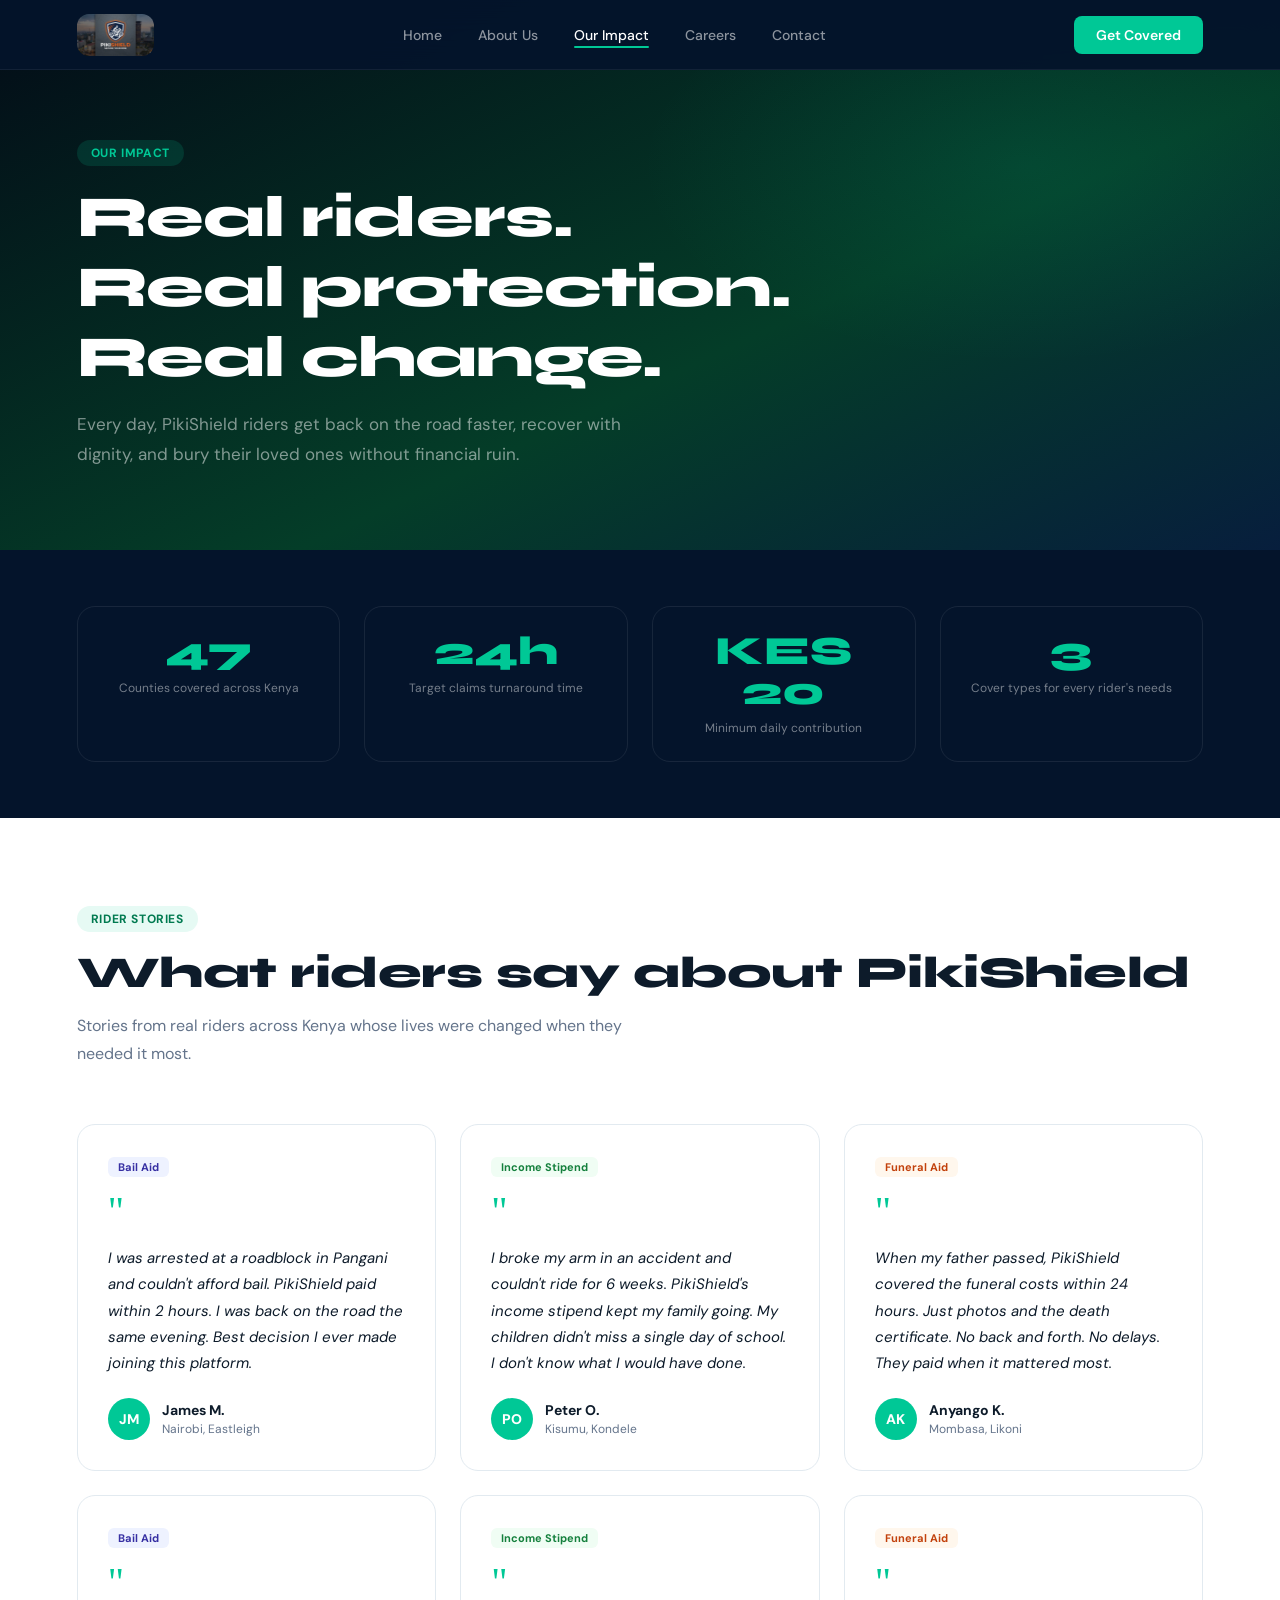
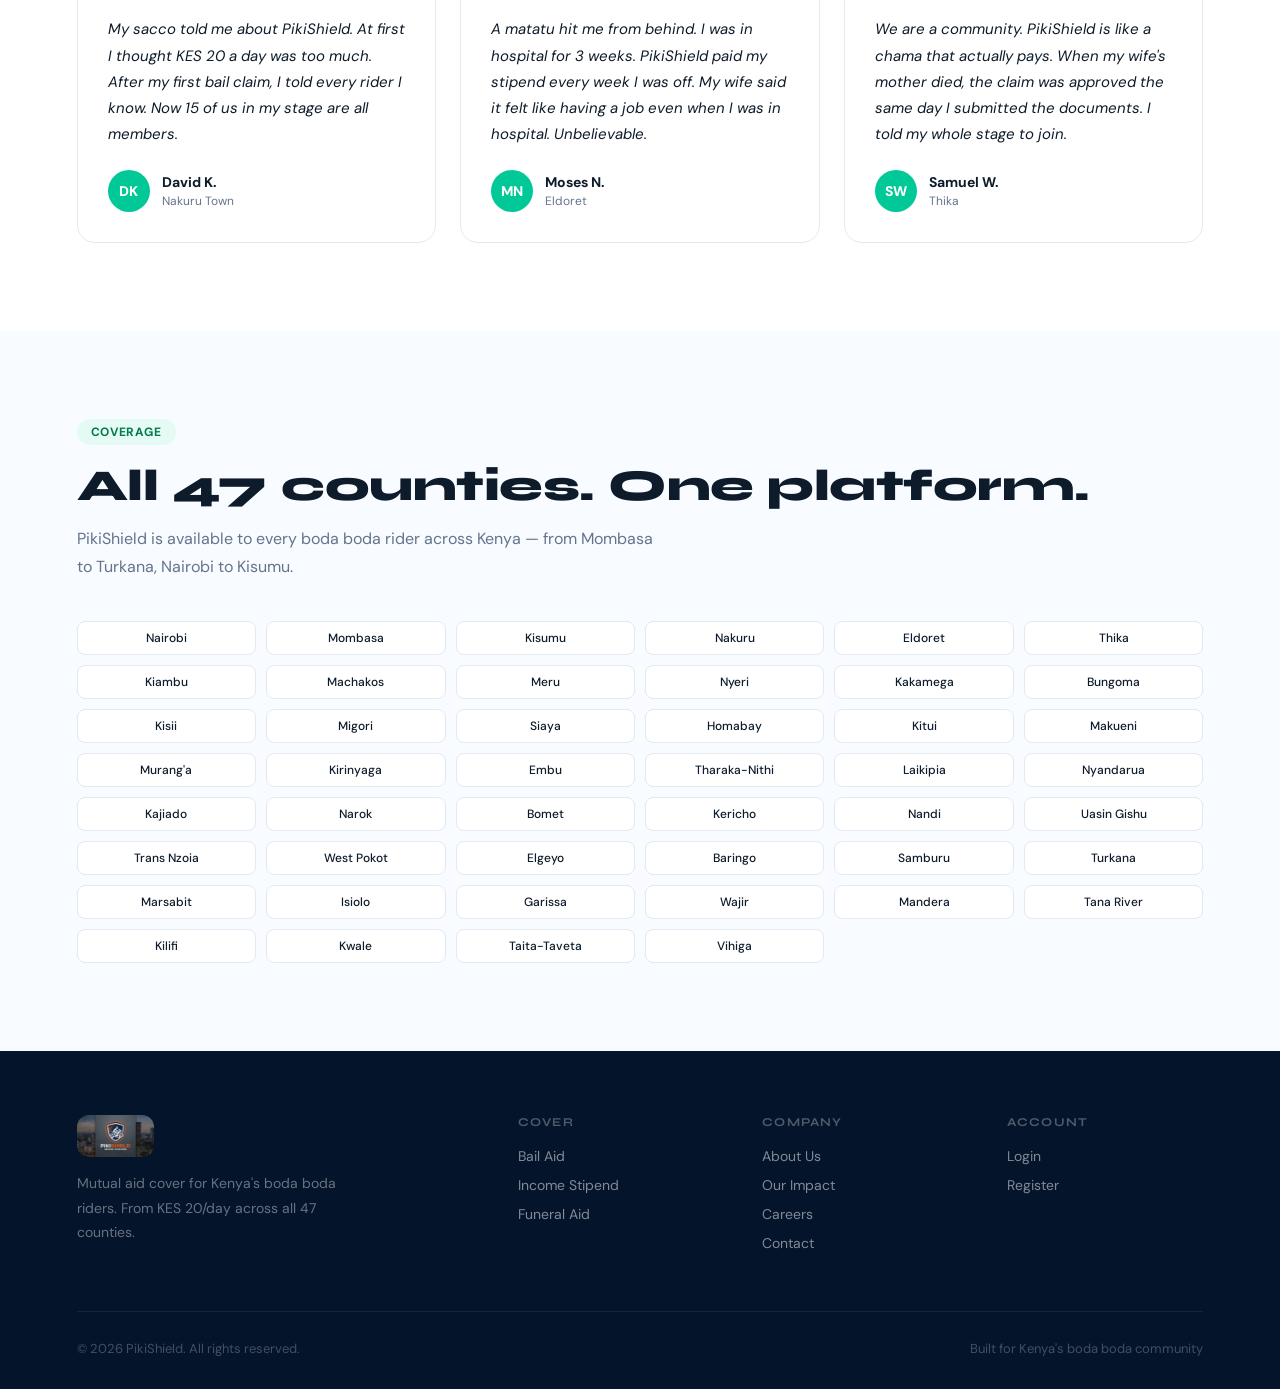
<file: impact.html>
<!DOCTYPE html>
<html lang="en">
<head>
<meta charset="UTF-8"/>
<meta name="viewport" content="width=device-width, initial-scale=1.0"/>
<title>Our Impact — PikiShield</title>
<link rel="stylesheet" href="style.css"/>
<style>
.page-hero { background: linear-gradient(155deg, #030B17 0%, #043D28 60%, #071E3D 100%); padding: 140px 6% 80px; position: relative; overflow: hidden; }
.page-hero::before { content: ''; position: absolute; inset: 0; background: radial-gradient(ellipse 50% 60% at 80% 30%, rgba(0,200,150,.1) 0%, transparent 60%); }
.page-hero-inner { max-width: 1180px; margin: 0 auto; position: relative; }
.page-hero h1 { font-size: clamp(36px, 5vw, 58px); font-weight: 800; color: white; letter-spacing: -1px; margin-bottom: 18px; }
.page-hero p { font-size: 17px; color: rgba(255,255,255,.5); max-width: 560px; line-height: 1.75; }

/* Stats band */
.stats-band { background: var(--navy); padding: 56px 6%; overflow: hidden; }
.stats-band-inner { max-width: 1180px; margin: 0 auto; display: grid; grid-template-columns: repeat(4, 1fr); gap: 24px; }
.impact-stat { text-align: center; padding: 24px 16px; border: 1px solid rgba(255,255,255,.08); border-radius: var(--r-lg); min-width: 0; }
.impact-stat-val { font-family: 'Syne', sans-serif; font-size: clamp(24px, 4vw, 40px); font-weight: 800; color: var(--green); line-height: 1; margin-bottom: 8px; word-break: break-word; }
.impact-stat-label { font-size: 12px; color: rgba(255,255,255,.45); line-height: 1.5; }

/* Testimonials */
.testimonials-grid { display: grid; grid-template-columns: repeat(3, 1fr); gap: 24px; margin-top: 56px; }
.t-card { background: white; border: 1.5px solid var(--border); border-radius: var(--r-lg); padding: 30px; transition: all .25s; }
.t-card:hover { box-shadow: 0 8px 32px rgba(0,0,0,.07); transform: translateY(-3px); }
.t-quote { font-size: 40px; color: var(--green); font-family: Georgia, serif; line-height: 1; margin-bottom: 14px; }
.t-text { font-size: 15px; color: var(--text); line-height: 1.75; margin-bottom: 22px; font-style: italic; }
.t-author { display: flex; align-items: center; gap: 12px; }
.t-avatar { width: 42px; height: 42px; border-radius: 50%; background: var(--green); display: flex; align-items: center; justify-content: center; font-weight: 800; color: white; font-size: 14px; flex-shrink: 0; }
.t-name { font-size: 14px; font-weight: 700; }
.t-loc { font-size: 12px; color: var(--muted); margin-top: 2px; }
.t-type { display: inline-block; font-size: 11px; font-weight: 700; padding: 3px 10px; border-radius: 6px; margin-bottom: 14px; }
.t-type.bail { background: #EEF2FF; color: #3730A3; }
.t-type.income { background: #F0FDF4; color: #15803D; }
.t-type.funeral { background: #FFF7ED; color: #C2410C; }

/* County coverage */
.counties-section { background: var(--bg); }
.counties-intro { max-width: 600px; margin-bottom: 48px; }
.counties-grid { display: grid; grid-template-columns: repeat(6, 1fr); gap: 10px; }
.county-pill { background: white; border: 1.5px solid var(--border); border-radius: 8px; padding: 8px 10px; font-size: 12px; font-weight: 500; text-align: center; color: var(--text); transition: all .2s; }
.county-pill:hover { border-color: var(--green); color: var(--green-deep); background: var(--green-light); }

@media (max-width: 960px) {
  .stats-band-inner { grid-template-columns: repeat(2, 1fr); gap: 12px; }
  .impact-stat { padding: 16px 10px; }
  .testimonials-grid { grid-template-columns: 1fr; }
  .counties-grid { grid-template-columns: repeat(4, 1fr); }
}
@media (max-width: 600px) {
  .counties-grid { grid-template-columns: repeat(3, 1fr); }
}
</style>
</head>
<body>

<nav>
  <a href="index.html" class="nav-logo">
    <img src="[data-uri]" alt="PikiShield" style="height:42px;width:auto;border-radius:12px;object-fit:contain;display:block;"/>
  </a>
  <div class="nav-links">
    <a href="index.html">Home</a>
    <a href="about.html">About Us</a>
    <a href="impact.html" class="active">Our Impact</a>
    <a href="careers.html">Careers</a>
    <a href="contact.html">Contact</a>
  </div>
  <a href="https://pikishield-eta.vercel.app" class="nav-cta" target="_blank">Get Covered</a>
  <button class="hamburger" onclick="toggleMenu()">☰</button>
</nav>
<div class="mobile-menu" id="mobileMenu">
  <a href="index.html">Home</a>
  <a href="about.html">About Us</a>
  <a href="impact.html">Our Impact</a>
  <a href="careers.html">Careers</a>
  <a href="contact.html">Contact</a>
  <a href="https://pikishield-eta.vercel.app" target="_blank" style="color:var(--green);font-weight:700;">Get Covered →</a>
</div>

<!-- PAGE HERO -->
<div class="page-hero">
  <div class="page-hero-inner">
    <div class="section-badge light">Our Impact</div>
    <h1>Real riders.<br/>Real protection.<br/>Real change.</h1>
    <p>Every day, PikiShield riders get back on the road faster, recover with dignity, and bury their loved ones without financial ruin.</p>
  </div>
</div>

<!-- STATS BAND -->
<div class="stats-band">
  <div class="stats-band-inner">
    <div class="impact-stat reveal">
      <div class="impact-stat-val">47</div>
      <div class="impact-stat-label">Counties covered across Kenya</div>
    </div>
    <div class="impact-stat reveal">
      <div class="impact-stat-val">24h</div>
      <div class="impact-stat-label">Target claims turnaround time</div>
    </div>
    <div class="impact-stat reveal">
      <div class="impact-stat-val">KES 20</div>
      <div class="impact-stat-label">Minimum daily contribution</div>
    </div>
    <div class="impact-stat reveal">
      <div class="impact-stat-val">3</div>
      <div class="impact-stat-label">Cover types for every rider's needs</div>
    </div>
  </div>
</div>

<!-- TESTIMONIALS -->
<section class="section">
  <div class="section-inner">
    <div class="section-badge">Rider Stories</div>
    <h2 class="section-title">What riders say about PikiShield</h2>
    <p class="section-sub">Stories from real riders across Kenya whose lives were changed when they needed it most.</p>
    <div class="testimonials-grid">

      <div class="t-card reveal">
        <span class="t-type bail">Bail Aid</span>
        <div class="t-quote">"</div>
        <p class="t-text">I was arrested at a roadblock in Pangani and couldn't afford bail. PikiShield paid within 2 hours. I was back on the road the same evening. Best decision I ever made joining this platform.</p>
        <div class="t-author">
          <div class="t-avatar">JM</div>
          <div>
            <div class="t-name">James M.</div>
            <div class="t-loc">Nairobi, Eastleigh</div>
          </div>
        </div>
      </div>

      <div class="t-card reveal">
        <span class="t-type income">Income Stipend</span>
        <div class="t-quote">"</div>
        <p class="t-text">I broke my arm in an accident and couldn't ride for 6 weeks. PikiShield's income stipend kept my family going. My children didn't miss a single day of school. I don't know what I would have done.</p>
        <div class="t-author">
          <div class="t-avatar">PO</div>
          <div>
            <div class="t-name">Peter O.</div>
            <div class="t-loc">Kisumu, Kondele</div>
          </div>
        </div>
      </div>

      <div class="t-card reveal">
        <span class="t-type funeral">Funeral Aid</span>
        <div class="t-quote">"</div>
        <p class="t-text">When my father passed, PikiShield covered the funeral costs within 24 hours. Just photos and the death certificate. No back and forth. No delays. They paid when it mattered most.</p>
        <div class="t-author">
          <div class="t-avatar">AK</div>
          <div>
            <div class="t-name">Anyango K.</div>
            <div class="t-loc">Mombasa, Likoni</div>
          </div>
        </div>
      </div>

      <div class="t-card reveal">
        <span class="t-type bail">Bail Aid</span>
        <div class="t-quote">"</div>
        <p class="t-text">My sacco told me about PikiShield. At first I thought KES 20 a day was too much. After my first bail claim, I told every rider I know. Now 15 of us in my stage are all members.</p>
        <div class="t-author">
          <div class="t-avatar">DK</div>
          <div>
            <div class="t-name">David K.</div>
            <div class="t-loc">Nakuru Town</div>
          </div>
        </div>
      </div>

      <div class="t-card reveal">
        <span class="t-type income">Income Stipend</span>
        <div class="t-quote">"</div>
        <p class="t-text">A matatu hit me from behind. I was in hospital for 3 weeks. PikiShield paid my stipend every week I was off. My wife said it felt like having a job even when I was in hospital. Unbelievable.</p>
        <div class="t-author">
          <div class="t-avatar">MN</div>
          <div>
            <div class="t-name">Moses N.</div>
            <div class="t-loc">Eldoret</div>
          </div>
        </div>
      </div>

      <div class="t-card reveal">
        <span class="t-type funeral">Funeral Aid</span>
        <div class="t-quote">"</div>
        <p class="t-text">We are a community. PikiShield is like a chama that actually pays. When my wife's mother died, the claim was approved the same day I submitted the documents. I told my whole stage to join.</p>
        <div class="t-author">
          <div class="t-avatar">SW</div>
          <div>
            <div class="t-name">Samuel W.</div>
            <div class="t-loc">Thika</div>
          </div>
        </div>
      </div>

    </div>
  </div>
</section>

<!-- COUNTY COVERAGE -->
<section class="section counties-section">
  <div class="section-inner">
    <div class="section-badge">Coverage</div>
    <h2 class="section-title">All 47 counties. One platform.</h2>
    <p class="section-sub">PikiShield is available to every boda boda rider across Kenya — from Mombasa to Turkana, Nairobi to Kisumu.</p>
    <div style="margin-top: 40px;">
      <div class="counties-grid">
        <!-- All 47 Kenya counties -->
        <div class="county-pill">Nairobi</div><div class="county-pill">Mombasa</div><div class="county-pill">Kisumu</div>
        <div class="county-pill">Nakuru</div><div class="county-pill">Eldoret</div><div class="county-pill">Thika</div>
        <div class="county-pill">Kiambu</div><div class="county-pill">Machakos</div><div class="county-pill">Meru</div>
        <div class="county-pill">Nyeri</div><div class="county-pill">Kakamega</div><div class="county-pill">Bungoma</div>
        <div class="county-pill">Kisii</div><div class="county-pill">Migori</div><div class="county-pill">Siaya</div>
        <div class="county-pill">Homabay</div><div class="county-pill">Kitui</div><div class="county-pill">Makueni</div>
        <div class="county-pill">Murang'a</div><div class="county-pill">Kirinyaga</div><div class="county-pill">Embu</div>
        <div class="county-pill">Tharaka-Nithi</div><div class="county-pill">Laikipia</div><div class="county-pill">Nyandarua</div>
        <div class="county-pill">Kajiado</div><div class="county-pill">Narok</div><div class="county-pill">Bomet</div>
        <div class="county-pill">Kericho</div><div class="county-pill">Nandi</div><div class="county-pill">Uasin Gishu</div>
        <div class="county-pill">Trans Nzoia</div><div class="county-pill">West Pokot</div><div class="county-pill">Elgeyo</div>
        <div class="county-pill">Baringo</div><div class="county-pill">Samburu</div><div class="county-pill">Turkana</div>
        <div class="county-pill">Marsabit</div><div class="county-pill">Isiolo</div><div class="county-pill">Garissa</div>
        <div class="county-pill">Wajir</div><div class="county-pill">Mandera</div><div class="county-pill">Tana River</div>
        <div class="county-pill">Kilifi</div><div class="county-pill">Kwale</div><div class="county-pill">Taita-Taveta</div>
        <div class="county-pill">Vihiga</div>
      </div>
    </div>
  </div>
</section>

<!-- FOOTER -->
<footer>
  <div class="footer-inner">
    <div class="footer-grid">
      <div>
        <a href="index.html" class="nav-logo">
          <img src="[data-uri]" alt="PikiShield" style="height:42px;width:auto;border-radius:12px;object-fit:contain;display:block;"/>
        </a>
        <p class="footer-brand-desc">Mutual aid cover for Kenya's boda boda riders. From KES 20/day across all 47 counties.</p>
      </div>
      <div class="footer-col"><h4>Cover</h4><a href="index.html">Bail Aid</a><a href="index.html">Income Stipend</a><a href="index.html">Funeral Aid</a></div>
      <div class="footer-col"><h4>Company</h4><a href="about.html">About Us</a><a href="impact.html">Our Impact</a><a href="careers.html">Careers</a><a href="contact.html">Contact</a></div>
      <div class="footer-col"><h4>Account</h4><a href="https://pikishield-eta.vercel.app" target="_blank">Login</a><a href="https://pikishield-eta.vercel.app/register" target="_blank">Register</a></div>
    </div>
    <div class="footer-bottom">
      <p>© 2026 PikiShield. All rights reserved.</p>
      <p>Built for Kenya's boda boda community</p>
    </div>
  </div>
</footer>

<script>
function toggleMenu() { document.getElementById('mobileMenu').classList.toggle('open'); }
const observer = new IntersectionObserver(entries => { entries.forEach(e => { if (e.isIntersecting) e.target.classList.add('visible'); }); }, { threshold: 0.1 });
document.querySelectorAll('.reveal').forEach(el => observer.observe(el));
</script>
</body>
</html>
</file>
<file: style.css>
@import url('https://fonts.googleapis.com/css2?family=Syne:wght@400;600;700;800&family=DM+Sans:ital,wght@0,300;0,400;0,500;0,600;1,400&display=swap');

:root {
  --green: #00C896;
  --green-dark: #009970;
  --green-deep: #007A50;
  --green-light: #E6FAF4;
  --navy: #04142B;
  --navy-2: #071E3D;
  --text: #0D1B2A;
  --muted: #64748B;
  --border: #E2EAF0;
  --bg: #F8FBFF;
  --white: #FFFFFF;
  --amber: #F59E0B;
  --r: 12px;
  --r-lg: 18px;
}

*, *::before, *::after { box-sizing: border-box; margin: 0; padding: 0; }
html { scroll-behavior: smooth; }
body { font-family: 'DM Sans', sans-serif; color: var(--text); background: var(--white); overflow-x: hidden; -webkit-font-smoothing: antialiased; }
h1, h2, h3, h4 { font-family: 'Syne', sans-serif; }
img { max-width: 100%; }
a { text-decoration: none; }

/* ── NAV ── */
nav {
  position: fixed; top: 0; left: 0; right: 0; z-index: 1000;
  display: flex; align-items: center; justify-content: space-between;
  padding: 0 6%; height: 70px;
  background: rgba(4,20,43,0.97);
  backdrop-filter: blur(16px);
  border-bottom: 1px solid rgba(255,255,255,0.06);
  transition: all .3s;
}
.nav-logo { display: flex; align-items: center; gap: 10px; }
.nav-logo-icon { width: 38px; height: 38px; border-radius: 10px; background: var(--green); display: flex; align-items: center; justify-content: center; font-size: 20px; }
.nav-logo-text { font-family: 'Syne', sans-serif; font-weight: 800; font-size: 19px; color: white; }
.nav-links { display: flex; align-items: center; gap: 36px; }
.nav-links a { color: rgba(255,255,255,0.55); font-size: 14px; font-weight: 500; transition: color .2s; position: relative; }
.nav-links a:hover, .nav-links a.active { color: white; }
.nav-links a.active::after { content: ''; position: absolute; bottom: -4px; left: 0; right: 0; height: 2px; background: var(--green); border-radius: 2px; }
.nav-cta { background: var(--green); color: white; border: none; padding: 10px 22px; border-radius: 8px; font-size: 14px; font-weight: 600; cursor: pointer; transition: background .2s; }
.nav-cta:hover { background: var(--green-dark); }
.hamburger { display: none; background: none; border: none; cursor: pointer; color: white; font-size: 24px; padding: 4px; }
.mobile-menu { display: none; position: fixed; top: 70px; left: 0; right: 0; background: rgba(4,20,43,0.99); padding: 20px 6%; border-bottom: 1px solid rgba(255,255,255,.08); z-index: 999; }
.mobile-menu.open { display: flex; flex-direction: column; gap: 18px; }
.mobile-menu a { color: rgba(255,255,255,.7); font-size: 16px; font-weight: 500; padding: 8px 0; border-bottom: 1px solid rgba(255,255,255,.07); }

/* ── BUTTONS ── */
.btn-primary { display: inline-flex; align-items: center; gap: 8px; background: var(--green); color: white; border: none; padding: 14px 28px; border-radius: var(--r); font-size: 15px; font-weight: 600; cursor: pointer; transition: all .2s; box-shadow: 0 4px 20px rgba(0,200,150,.25); font-family: 'DM Sans', sans-serif; }
.btn-primary:hover { background: var(--green-dark); transform: translateY(-1px); box-shadow: 0 8px 28px rgba(0,200,150,.35); }
.btn-outline { display: inline-flex; align-items: center; gap: 8px; background: transparent; color: white; border: 1.5px solid rgba(255,255,255,.25); padding: 14px 28px; border-radius: var(--r); font-size: 15px; font-weight: 600; cursor: pointer; transition: all .2s; font-family: 'DM Sans', sans-serif; }
.btn-outline:hover { border-color: white; background: rgba(255,255,255,.06); }
.btn-dark { display: inline-flex; align-items: center; gap: 8px; background: var(--navy); color: white; border: none; padding: 14px 28px; border-radius: var(--r); font-size: 15px; font-weight: 600; cursor: pointer; transition: all .2s; font-family: 'DM Sans', sans-serif; }
.btn-dark:hover { background: var(--navy-2); }

/* ── SECTION HELPERS ── */
.section { padding: 88px 6%; }
.section-inner { max-width: 1180px; margin: 0 auto; }
.section-badge { display: inline-block; background: var(--green-light); color: var(--green-deep); padding: 5px 14px; border-radius: 20px; font-size: 12px; font-weight: 700; letter-spacing: 0.6px; margin-bottom: 16px; text-transform: uppercase; }
.section-badge.light { background: rgba(0,200,150,.15); color: var(--green); }
.section-title { font-size: clamp(28px, 4vw, 44px); font-weight: 800; color: var(--text); margin-bottom: 14px; letter-spacing: -0.5px; line-height: 1.15; }
.section-title.white { color: white; }
.section-sub { font-size: 16px; color: var(--muted); line-height: 1.75; max-width: 580px; }
.section-sub.white { color: rgba(255,255,255,.55); }
.text-center { text-align: center; }
.text-center .section-sub { margin: 0 auto; }

/* ── DARK SECTION ── */
.dark-section { background: var(--navy); }

/* ── FOOTER ── */
footer { background: var(--navy); padding: 64px 6% 32px; }
.footer-inner { max-width: 1180px; margin: 0 auto; }
.footer-grid { display: grid; grid-template-columns: 2fr 1fr 1fr 1fr; gap: 48px; padding-bottom: 48px; border-bottom: 1px solid rgba(255,255,255,.07); }
.footer-brand-desc { font-size: 14px; color: rgba(255,255,255,.4); line-height: 1.75; margin-top: 14px; max-width: 280px; }
.footer-col h4 { font-family: 'Syne', sans-serif; font-size: 12px; font-weight: 700; color: rgba(255,255,255,.3); text-transform: uppercase; letter-spacing: 1.2px; margin-bottom: 18px; }
.footer-col a { display: block; font-size: 14px; color: rgba(255,255,255,.5); margin-bottom: 11px; transition: color .2s; }
.footer-col a:hover { color: var(--green); }
.footer-bottom { display: flex; justify-content: space-between; align-items: center; padding-top: 28px; }
.footer-bottom p { font-size: 13px; color: rgba(255,255,255,.25); }

/* ── FORMS ── */
.form-group { margin-bottom: 20px; }
.form-group label { display: block; font-size: 13px; font-weight: 600; color: var(--text); margin-bottom: 7px; }
.form-group input, .form-group select, .form-group textarea { width: 100%; padding: 13px 15px; border: 1.5px solid var(--border); border-radius: var(--r); font-size: 14px; font-family: 'DM Sans', sans-serif; color: var(--text); background: white; transition: border-color .2s; outline: none; }
.form-group input:focus, .form-group select:focus, .form-group textarea:focus { border-color: var(--green); box-shadow: 0 0 0 4px rgba(0,200,150,.1); }
.form-group textarea { resize: vertical; min-height: 110px; }
.form-submit { width: 100%; background: var(--green); color: white; border: none; padding: 15px; border-radius: var(--r); font-size: 15px; font-weight: 700; cursor: pointer; font-family: 'DM Sans', sans-serif; transition: background .2s; }
.form-submit:hover { background: var(--green-dark); }

/* ── RESPONSIVE ── */
@media (max-width: 960px) {
  .nav-links, .nav-cta { display: none; }
  .hamburger { display: block; }
  .footer-grid { grid-template-columns: 1fr 1fr; gap: 32px; }
  .section { padding: 64px 5%; }
}
@media (max-width: 600px) {
  .footer-grid { grid-template-columns: 1fr; }
  .footer-bottom { flex-direction: column; gap: 10px; text-align: center; }
  .section { padding: 52px 5%; }
}

/* ── ANIMATIONS ── */
.reveal { opacity: 0; transform: translateY(24px); transition: opacity .6s ease, transform .6s ease; }
.reveal.visible { opacity: 1; transform: translateY(0); }
</file>
